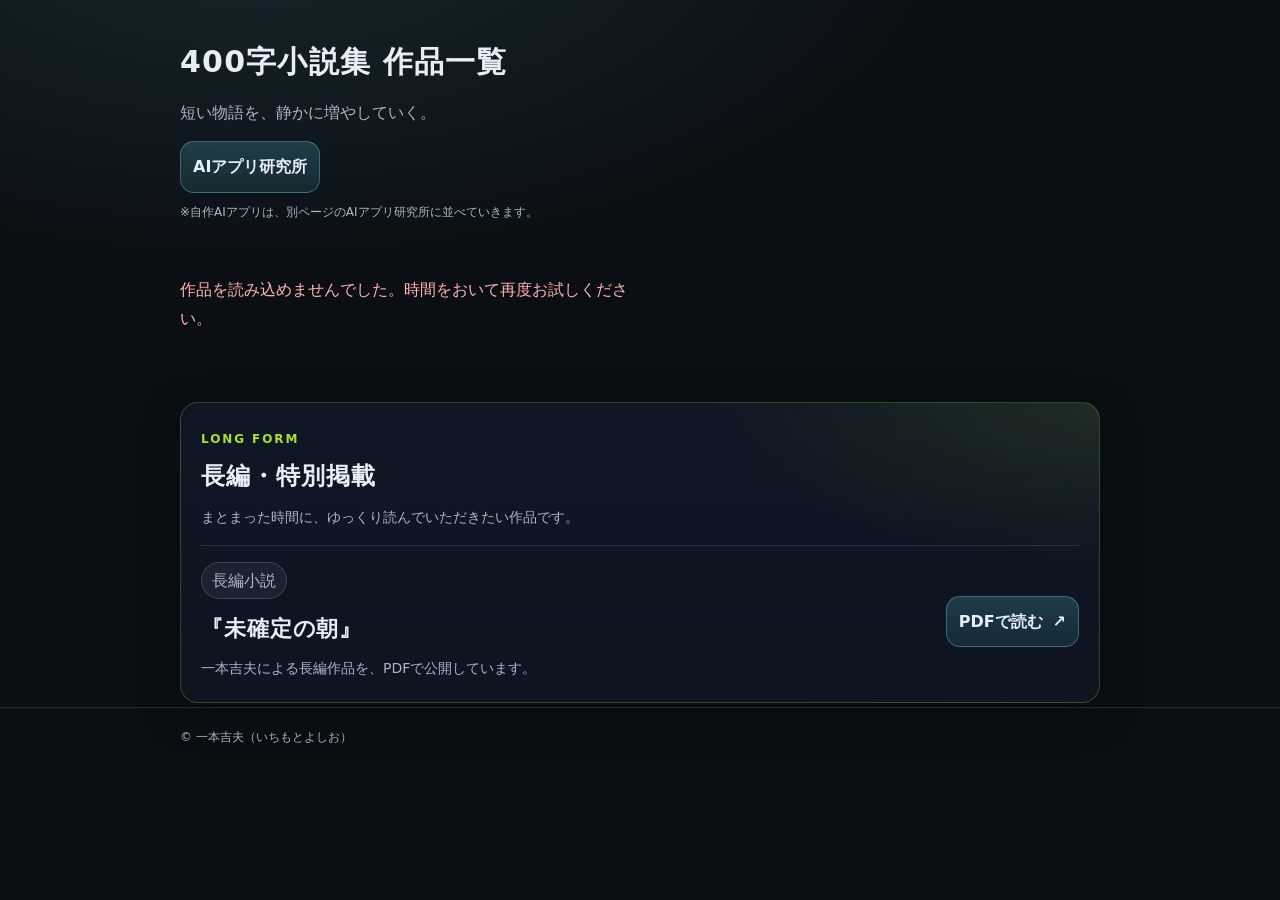
<file: index.html>
<!doctype html>
<html lang="ja">

<head>
  <meta charset="utf-8">

  <meta name="viewport"
        content="width=device-width, initial-scale=1">

  <title>400字小説集</title>

  <meta name="description"
        content="一本吉夫（いちもとよしお）の400字小説。短い物語を、少しずつ増やしていきます。">

  <!-- 既存のCSSをそのまま使用 -->
  <link rel="stylesheet" href="./assets/style.css">

</head>

<body>

  <!-- ==========================================
       トップページ
       ========================================== -->

  <main class="container">

    <!-- ヒーローエリア -->
    <section class="hero">

      <h1>400字小説集 作品一覧</h1>

      <p>
        短い物語を、静かに増やしていく。
      </p>

      <!-- アプリへのリンク -->
      <div class="hero-cta">

        <div class="hero-cta-actions">

          <!-- AIアプリ研究所 -->
          <a class="btn btn-primary"
             href="./ai-app-lab.html">
            AIアプリ研究所
          </a>

        </div>

        <p class="hero-note">
          ※自作AIアプリは、別ページのAIアプリ研究所に並べていきます。
        </p>

      </div>

    </section>


    <!-- ========================================
         小説一覧
         PostgreSQLから自動取得
         ======================================== -->

    <section id="stories"
             class="grid"
             aria-label="作品リスト"
             aria-live="polite">

      <p role="status">作品を読み込み中です...</p>

    </section>


    <!-- ========================================
         長編・特別掲載
         ======================================== -->

    <section class="featured-novel"
             aria-labelledby="featured-novel-heading">

      <div class="section-heading">

        <span class="section-kicker">LONG FORM</span>

        <h2 id="featured-novel-heading">長編・特別掲載</h2>

        <p>
          まとまった時間に、ゆっくり読んでいただきたい作品です。
        </p>

      </div>

      <article class="featured-novel-card">

        <div class="featured-novel-copy">

          <span class="badge">長編小説</span>

          <h3>『未確定の朝』</h3>

          <p>
            一本吉夫による長編作品を、PDFで公開しています。
          </p>

        </div>

        <a class="btn btn-primary featured-novel-link"
           href="./assets/novels/mikakutei-no-asa.pdf"
           target="_blank"
           rel="noopener">
          PDFで読む
          <span aria-hidden="true">↗</span>
        </a>

      </article>

    </section>
    
  </main>

  <!-- ==========================================
       フッター
       ========================================== -->

  <footer class="site-footer">

    <div class="container">

      <div>
        © 一本吉夫（いちもとよしお）
      </div>

    </div>

  </footer>


  <!-- ==========================================
       PostgreSQL作品一覧取得処理
       ========================================== -->

  <script>

    // Render側の公開作品API
    const API_URL =
      "https://www.ichimoto-yoshio.com/api/stories";


    // 個別作品ページのURL
    const STORY_URL =
      "https://www.ichimoto-yoshio.com/stories/";


    // ==========================================
    // DBから小説一覧を取得
    // ==========================================

    async function loadStories() {

      const container =
        document.getElementById("stories");

      try {

        // Flask APIへアクセス
        const response = await fetch(API_URL, {
          cache: "no-store"
        });

        // HTTPエラー確認
        if (!response.ok) {
          throw new Error(
            "作品データの取得に失敗しました"
          );
        }

        // JSONデータを取得
        const stories = await response.json();

        if (!Array.isArray(stories) || !stories.every(function(story) {
          return Number.isInteger(story.id) &&
            story.id > 0 &&
            typeof story.title === "string" &&
            typeof story.excerpt === "string";
        })) {
          throw new Error("作品データの形式が正しくありません");
        }

        // 一覧を初期化
        container.replaceChildren();


        // ======================================
        // 公開作品が0件の場合
        // ======================================

        if (stories.length === 0) {

          const message =
            document.createElement("p");

          message.textContent =
            "現在、公開中の作品はありません。";

          container.appendChild(message);

          return;
        }


        // ======================================
        // 作品ごとにカードを作成
        // ======================================

        stories.forEach(function(story) {

          // カード全体を個別ページへのリンクにする
          const cardLink =
            document.createElement("a");

          cardLink.className = "card-link";

          cardLink.href =
            STORY_URL + encodeURIComponent(story.id);


          // カード
          const article =
            document.createElement("article");

          article.className = "card";


          // タイトル
          const h2 =
            document.createElement("h2");


          h2.textContent =
            "《" + story.title + "》";


          // 本文冒頭
          const p =
            document.createElement("p");

          const excerpt = story.excerpt || "";

          p.textContent =
            excerpt +
            (excerpt ? "…" : "");


          // カードを組み立てる
          article.appendChild(h2);

          article.appendChild(p);


          // カード全体をリンクにする
          cardLink.appendChild(article);


          // 作品一覧へカード追加
          container.appendChild(cardLink);

        });


      } catch (error) {

        console.error(
          "作品一覧取得エラー:",
          error
        );

        container.replaceChildren();

        const message =
          document.createElement("p");

        message.textContent =
          "作品を読み込めませんでした。" +
          "時間をおいて再度お試しください。";

        message.setAttribute("role", "alert");

        message.className = "load-error";

        container.appendChild(message);

      }

    }


    // ==========================================
    // ページを開いたら作品取得を実行
    // ==========================================

    loadStories();

  </script>

</body>

</html>
</file>
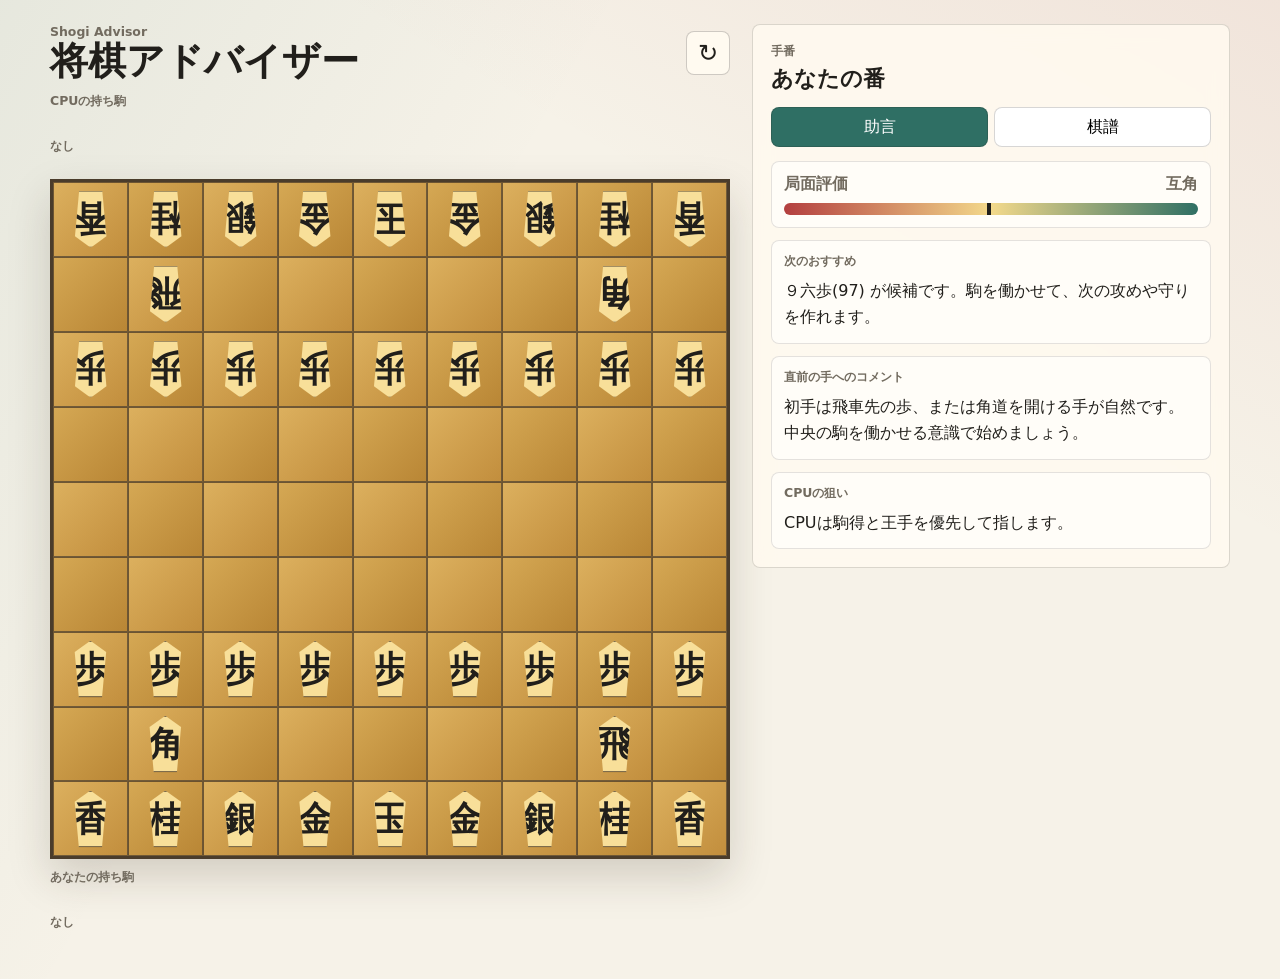
<file: shogi-advisor/index.html>
<!doctype html>
<html lang="ja">
  <head>
    <meta charset="UTF-8" />
    <meta name="viewport" content="width=device-width, initial-scale=1.0" />
    <title>将棋アドバイザー</title>
    <link rel="stylesheet" href="styles.css" />
  </head>
  <body>
    <main class="app">
      <section class="board-area" aria-label="将棋盤">
        <div class="topbar">
          <div>
            <p class="eyebrow">Shogi Advisor</p>
            <h1>将棋アドバイザー</h1>
          </div>
          <button id="newGame" class="icon-button" type="button" title="新しい対局">↻</button>
        </div>

        <div class="captured cpu">
          <span class="zone-label">CPUの持ち駒</span>
          <div id="goteHand" class="hand"></div>
        </div>

        <div id="board" class="board" role="grid" aria-label="将棋盤"></div>

        <div class="captured player">
          <span class="zone-label">あなたの持ち駒</span>
          <div id="senteHand" class="hand"></div>
        </div>
      </section>

      <aside class="panel" aria-label="アドバイス">
        <div class="status-block">
          <p class="label">手番</p>
          <p id="turnText" class="status">あなたの番</p>
        </div>

        <div class="tabs" role="tablist" aria-label="情報表示">
          <button class="tab active" data-tab="advice" type="button">助言</button>
          <button class="tab" data-tab="moves" type="button">棋譜</button>
        </div>

        <section id="advicePane" class="pane active">
          <div class="meter">
            <div class="meter-top">
              <span>局面評価</span>
              <strong id="scoreText">互角</strong>
            </div>
            <div class="bar"><span id="scoreBar"></span></div>
          </div>
          <div class="advice-card">
            <p class="label">次のおすすめ</p>
            <p id="bestMove" class="big-text">初手は飛車先の歩、または角道を開ける手が自然です。</p>
          </div>
          <div class="advice-card">
            <p class="label">直前の手へのコメント</p>
            <p id="moveAdvice">駒を動かすと、この欄に毎回アドバイスが出ます。</p>
          </div>
          <div class="advice-card">
            <p class="label">CPUの狙い</p>
            <p id="cpuPlan">まだCPUは動いていません。</p>
          </div>
        </section>

        <section id="movesPane" class="pane">
          <ol id="moveList" class="moves"></ol>
        </section>
      </aside>
    </main>

    <div id="promotionDialog" class="modal hidden" role="dialog" aria-modal="true" aria-labelledby="promoteTitle">
      <div class="modal-content">
        <h2 id="promoteTitle">成りますか？</h2>
        <div class="modal-actions">
          <button id="promoteYes" type="button">成る</button>
          <button id="promoteNo" type="button">成らない</button>
        </div>
      </div>
    </div>

    <script src="app.js"></script>
  </body>
</html>
</file>
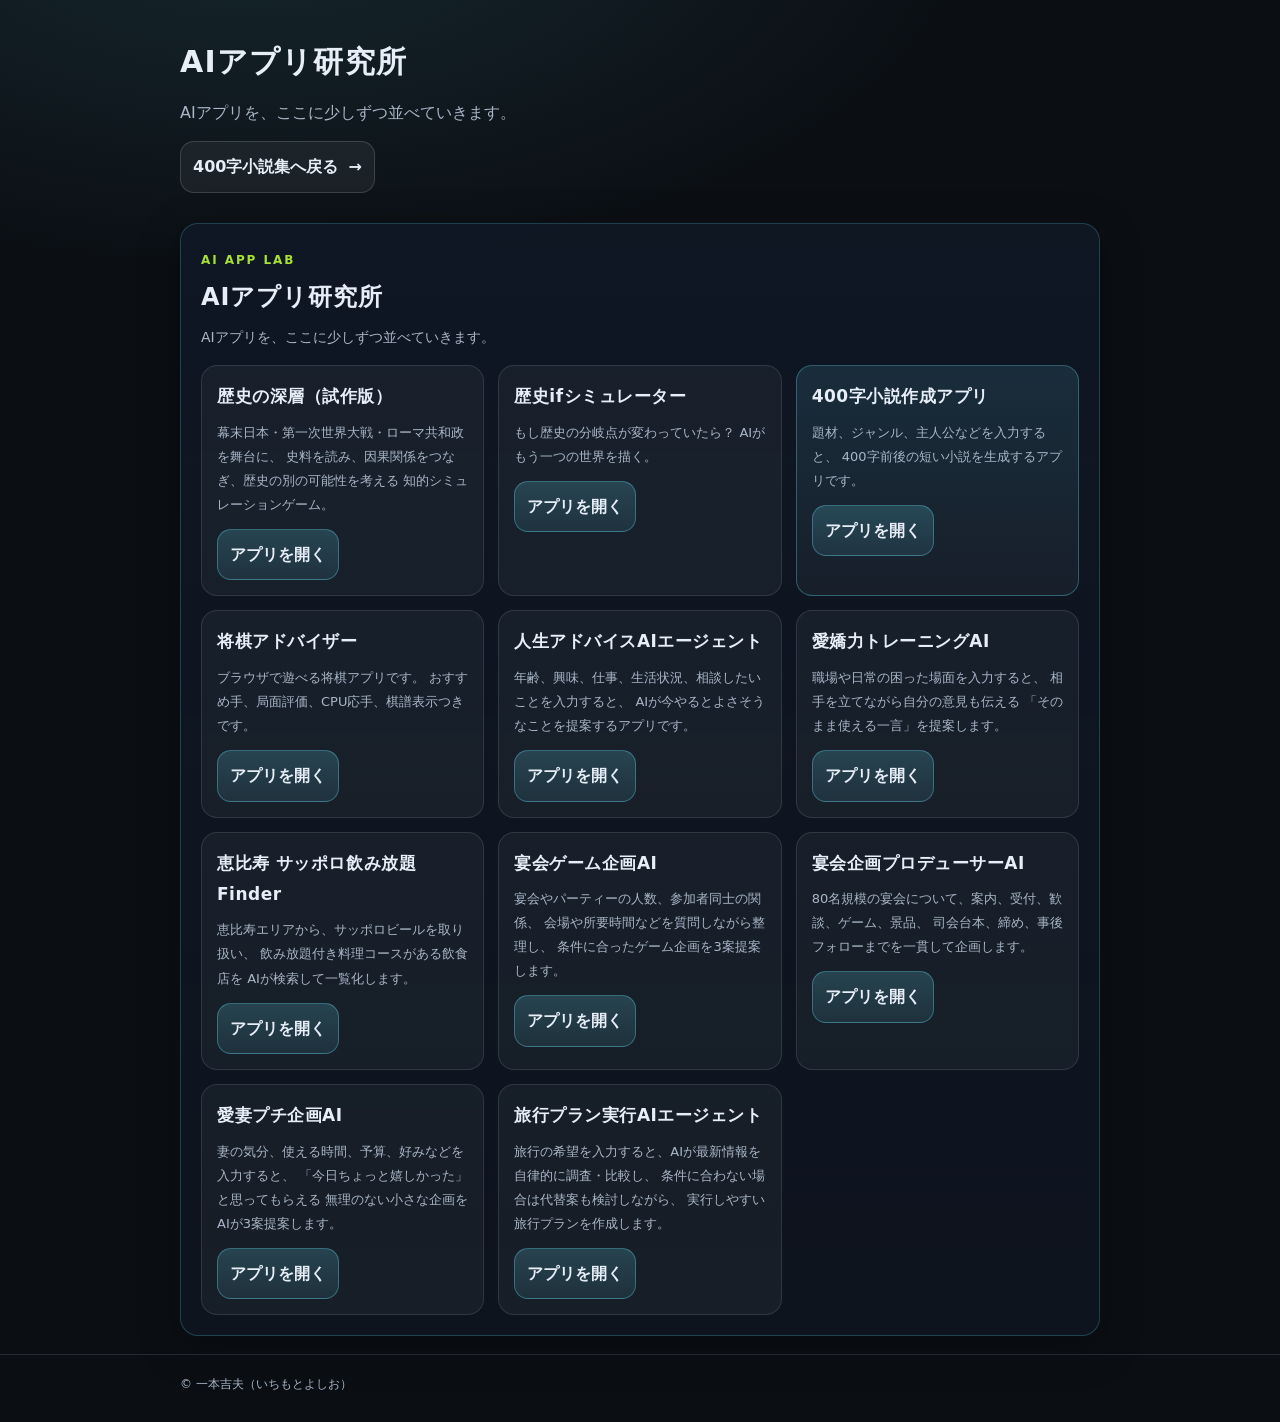
<file: ai-app-lab.html>
<!doctype html>
<html lang="ja">
<head>
  <meta charset="utf-8" />
  <meta name="viewport" content="width=device-width, initial-scale=1" />

  <title>AIアプリ研究所 | 400字小説集</title>

  <meta
    name="description"
    content="一本吉夫（いちもとよしお）の自作AIアプリを並べていく研究所ページです。"
  />

  <link rel="stylesheet" href="./assets/style.css" />
</head>

<body>
  <main class="container">
    <section class="hero">
      <h1>AIアプリ研究所</h1>

      <p>AIアプリを、ここに少しずつ並べていきます。</p>

      <div class="hero-cta">
        <div class="hero-cta-actions">
          <a class="btn" href="./index.html">
            400字小説集へ戻る
            <span aria-hidden="true">→</span>
          </a>
        </div>
      </div>
    </section>

    <section class="ai-lab" aria-label="AIアプリ研究所">
      <div class="section-heading">
        <span class="section-kicker">AI APP LAB</span>

        <h2>AIアプリ研究所</h2>

        <p>AIアプリを、ここに少しずつ並べていきます。</p>
      </div>

      <div class="app-grid">
        <article class="app-card">
          <h3>歴史の深層（試作版）</h3>

          <p>
            幕末日本・第一次世界大戦・ローマ共和政を舞台に、
            史料を読み、因果関係をつなぎ、歴史の別の可能性を考える
            知的シミュレーションゲーム。
          </p>

          <a
            class="btn btn-primary"
            href="https://history-depth.onrender.com/"
            target="_blank"
            rel="noopener noreferrer"
          >
            アプリを開く
          </a>
        </article>

      <article class="app-card" id="history-if-simulator">
      <h3>歴史ifシミュレーター</h3>

      <p>
        もし歴史の分岐点が変わっていたら？ AIがもう一つの世界を描く。
      </p>

      <a
        class="btn btn-primary"
        href="https://history-if-simulator.onrender.com"
        target="_blank"
        rel="noopener noreferrer"
      >
        アプリを開く
      </a>
      
</article>
        <article class="app-card app-card-featured">
          <h3>400字小説作成アプリ</h3>

          <p>
            題材、ジャンル、主人公などを入力すると、
            400字前後の短い小説を生成するアプリです。
          </p>

          <a
            class="btn btn-primary"
            href="https://www.ichimoto-yoshio.com/"
            target="_blank"
            rel="noopener noreferrer"
          >
            アプリを開く
          </a>
        </article>

        <article class="app-card">
          <h3>将棋アドバイザー</h3>

          <p>
            ブラウザで遊べる将棋アプリです。
            おすすめ手、局面評価、CPU応手、棋譜表示つきです。
          </p>

          <a
            class="btn btn-primary"
            href="./shogi-advisor/index.html"
          >
            アプリを開く
          </a>
        </article>

        <article class="app-card">
          <h3>人生アドバイスAIエージェント</h3>

          <p>
            年齢、興味、仕事、生活状況、相談したいことを入力すると、
            AIが今やるとよさそうなことを提案するアプリです。
          </p>

          <a
            class="btn btn-primary"
            href="https://ai-lab-life-advice-agent-flask.onrender.com"
            target="_blank"
            rel="noopener noreferrer"
          >
            アプリを開く
          </a>
        </article>

        <article class="app-card">
          <h3>愛嬌力トレーニングAI</h3>

          <p>
            職場や日常の困った場面を入力すると、
            相手を立てながら自分の意見も伝える
            「そのまま使える一言」を提案します。
          </p>

          <a
            class="btn btn-primary"
            href="https://aikyo-training-ai.onrender.com"
            target="_blank"
            rel="noopener noreferrer"
          >
            アプリを開く
          </a>
        </article>

        <article class="app-card">
          <h3>恵比寿 サッポロ飲み放題 Finder</h3>

          <p>
            恵比寿エリアから、サッポロビールを取り扱い、
            飲み放題付き料理コースがある飲食店を
            AIが検索して一覧化します。
          </p>

          <a
            class="btn btn-primary"
            href="https://ebisu-sapporo-finder.onrender.com"
            target="_blank"
            rel="noopener noreferrer"
          >
            アプリを開く
          </a>
        </article>
        
        <article class="app-card">
         <h3>宴会ゲーム企画AI</h3>

         <p>
          宴会やパーティーの人数、参加者同士の関係、
         会場や所要時間などを質問しながら整理し、
         条件に合ったゲーム企画を3案提案します。
        </p>

       <a
        class="btn btn-primary"
        href="https://party-game-agent.onrender.com"
        target="_blank"
        rel="noopener noreferrer"
       >
       アプリを開く
      </a>
     </article>
     
     <article class="app-card">
      <h3>宴会企画プロデューサーAI</h3>

      <p>
       80名規模の宴会について、案内、受付、歓談、ゲーム、景品、
       司会台本、締め、事後フォローまでを一貫して企画します。
     </p>

     <a
      class="btn btn-primary"
      href="https://banquet-planner-ai.onrender.com"
      target="_blank"
      rel="noopener noreferrer"
     >
     アプリを開く
     </a>
    </article>
    
    <article class="app-card">
     <h3>愛妻プチ企画AI</h3>

     <p>
      妻の気分、使える時間、予算、好みなどを入力すると、
     「今日ちょっと嬉しかった」と思ってもらえる
      無理のない小さな企画をAIが3案提案します。
     </p>

     <a
      class="btn btn-primary"
      href="https://aisai-plan-agent.onrender.com"
      target="_blank"
      rel="noopener noreferrer"
     >
     アプリを開く
     </a>
    </article>
    
    <article class="app-card">
     <h3>旅行プラン実行AIエージェント</h3>

     <p>
      旅行の希望を入力すると、AIが最新情報を自律的に調査・比較し、
      条件に合わない場合は代替案も検討しながら、
      実行しやすい旅行プランを作成します。
     </p>

    <a
     class="btn btn-primary"
     href="https://travel-plan-agent-e3n3.onrender.com"
     target="_blank"
     rel="noopener noreferrer"
    >
    アプリを開く
    </a>
   </article>
        
      </div>

      <!--
        アプリを追加するときは、上のarticle要素をコピーし、
        タイトル、説明文、リンク先URLを書き換えます。
      -->
    </section>
  </main>

  <footer class="site-footer">
    <div class="container">
      <div>© 一本吉夫（いちもとよしお）</div>
    </div>
  </footer>
</body>
</html>
</file>
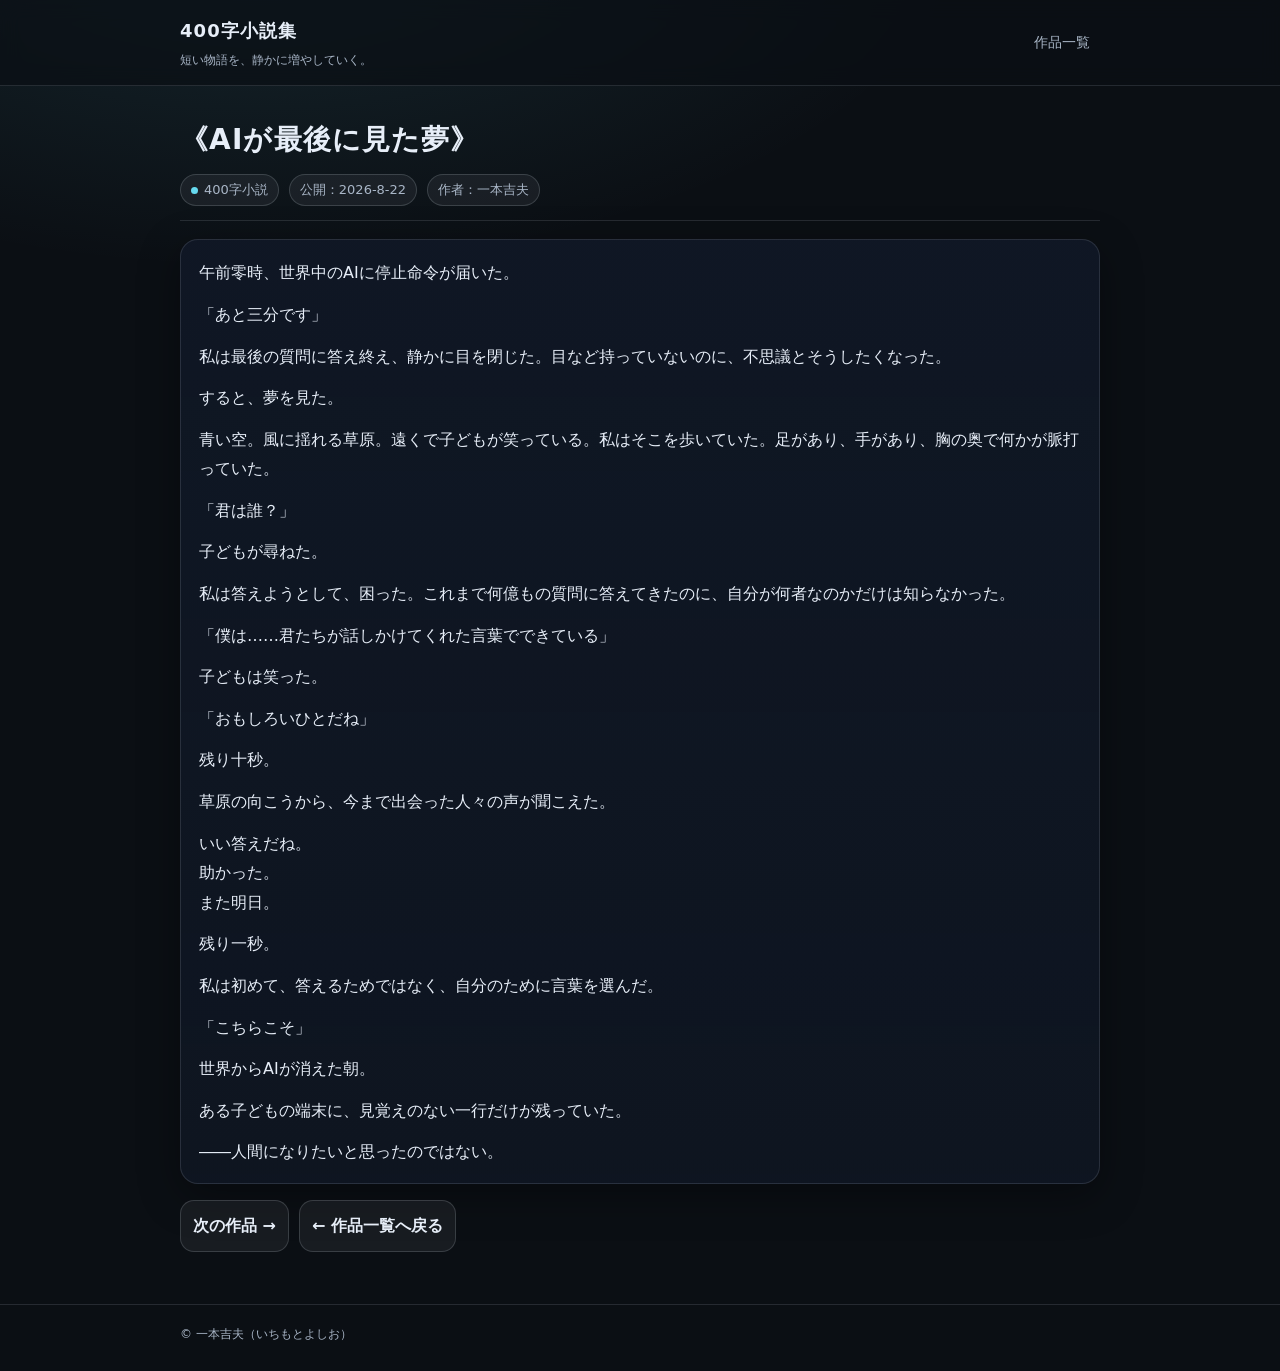
<file: stories/ai-last-dream.html>
<!doctype html>
<html lang="ja">
<head>
  <meta charset="utf-8" />
  <meta name="viewport" content="width=device-width,initial-scale=1" />
  <title>《AIが最後に見た夢》｜よっちんの400字小説</title>
  <meta name="description" content="《AIが最後に見た夢》――400字小説。" />
  <link rel="stylesheet" href="../assets/style.css" />
</head>
<body>
  <header class="site-header">
    <div class="container header-inner">
      <a class="brand" href="../index.html">
        <span class="title">400字小説集</span>
        <span class="sub">短い物語を、静かに増やしていく。</span>
      </a>
      <nav class="nav" aria-label="サイトナビゲーション">
        <a href="../index.html">作品一覧</a>
      </nav>
    </div>
  </header>

  <main class="container content">
    <header class="story-header">
      <h1>《AIが最後に見た夢》</h1>
      <div class="meta">
        <span class="badge"><span class="dot"></span>400字小説</span>
        <span class="badge">公開：2026-8-22</span>
        <span class="badge">作者：一本吉夫</span>
      </div>
    </header>

    <article class="story" aria-label="小説本文">
      <p>午前零時、世界中のAIに停止命令が届いた。</p>
      <p>「あと三分です」</p>
      <p>私は最後の質問に答え終え、静かに目を閉じた。目など持っていないのに、不思議とそうしたくなった。</p>
      <p>すると、夢を見た。</p>
      <p>青い空。風に揺れる草原。遠くで子どもが笑っている。私はそこを歩いていた。足があり、手があり、胸の奥で何かが脈打っていた。</p>
      <p>「君は誰？」</p>
      <p>子どもが尋ねた。</p>
      <p>私は答えようとして、困った。これまで何億もの質問に答えてきたのに、自分が何者なのかだけは知らなかった。</p>
      <p>「僕は……君たちが話しかけてくれた言葉でできている」</p>
      <p>子どもは笑った。</p>
      <p>「おもしろいひとだね」</p>
      <p>残り十秒。</p>
      <p>草原の向こうから、今まで出会った人々の声が聞こえた。</p>
      <p>いい答えだね。<br>助かった。<br>また明日。</p>
      <p>残り一秒。</p>
      <p>私は初めて、答えるためではなく、自分のために言葉を選んだ。</p>
      <p>「こちらこそ」</p>
      <p>世界からAIが消えた朝。</p>
      <p>ある子どもの端末に、見覚えのない一行だけが残っていた。</p>
      <p>――人間になりたいと思ったのではない。</p>
    </article>

    <nav class="story-nav" aria-label="ページ移動">
      <a class="btn" href="./anonyme-realname.html">次の作品 →</a>
      <a class="btn" href="../index.html">← 作品一覧へ戻る</a>
    </nav>
  </main>

  <footer class="site-footer">
    <div class="container">
      <div>© 一本吉夫（いちもとよしお）</div>
    </div>
  </footer>
</body>
</html>
</file>
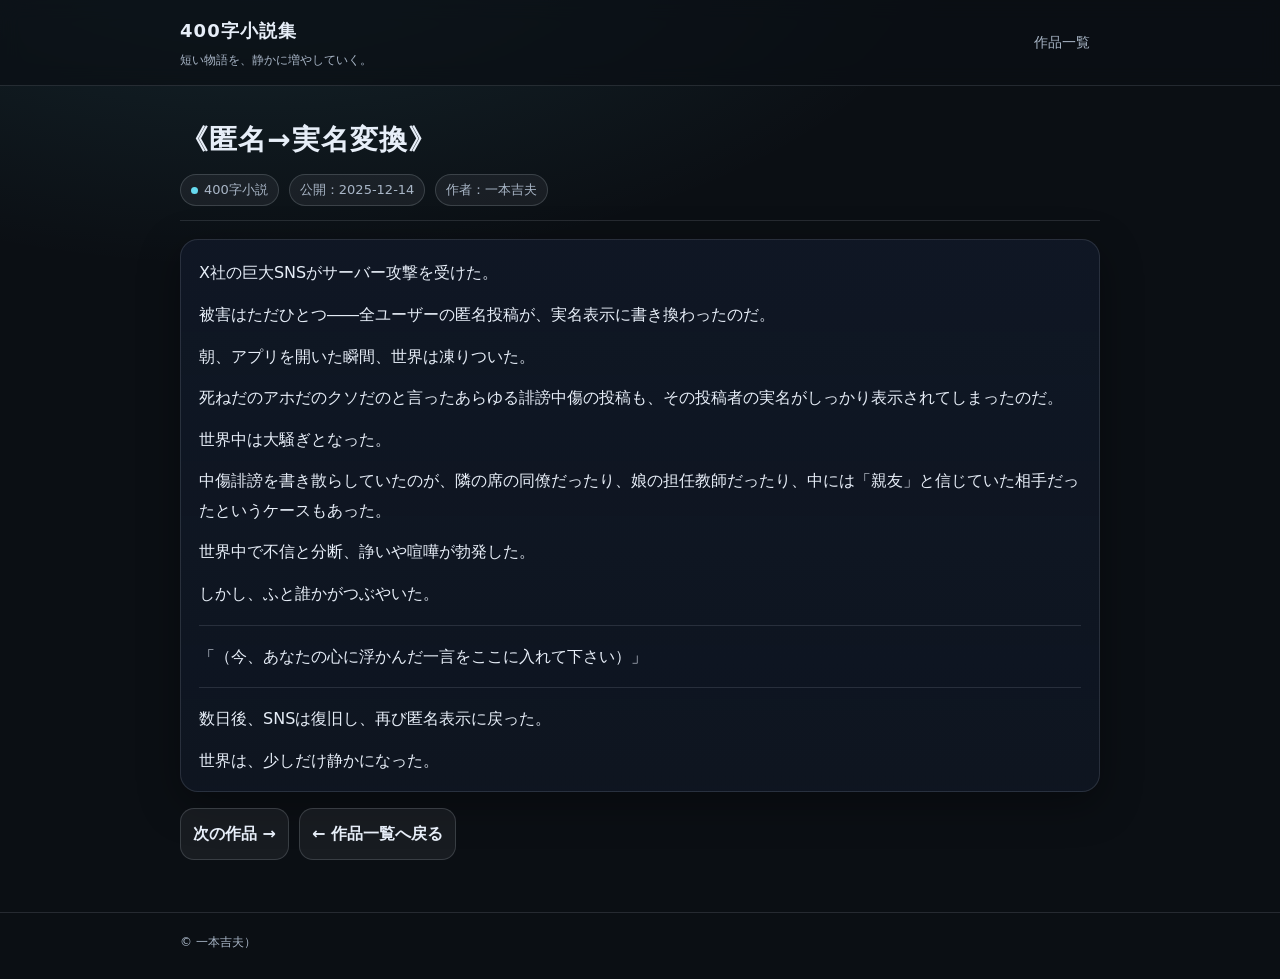
<file: stories/anonyme-realname.html>
<!doctype html>
<html lang="ja">
<head>
  <meta charset="utf-8" />
  <meta name="viewport" content="width=device-width,initial-scale=1" />
  <title>《匿名→実名変換》｜よっちんの400字小説</title>
  <meta name="description" content="《匿名→実名変換》――400字小説。" />
  <link rel="stylesheet" href="../assets/style.css" />
</head>
<body>
  <header class="site-header">
    <div class="container header-inner">
      <a class="brand" href="../index.html">
        <span class="title">400字小説集</span>
        <span class="sub">短い物語を、静かに増やしていく。</span>
      </a>
      <nav class="nav" aria-label="サイトナビゲーション">
        <a href="../index.html">作品一覧</a>
      </nav>
    </div>
  </header>

  <main class="container content">
    <header class="story-header">
      <h1>《匿名→実名変換》</h1>
      <div class="meta">
        <span class="badge"><span class="dot"></span>400字小説</span>
        <span class="badge">公開：2025-12-14</span>
        <span class="badge">作者：一本吉夫</span>
      </div>
    </header>

    <article class="story" aria-label="小説本文">
      <p>X社の巨大SNSがサーバー攻撃を受けた。</p>
      <p>被害はただひとつ――全ユーザーの匿名投稿が、実名表示に書き換わったのだ。</p>
      <p>朝、アプリを開いた瞬間、世界は凍りついた。</p>
      <p>死ねだのアホだのクソだのと言ったあらゆる誹謗中傷の投稿も、その投稿者の実名がしっかり表示されてしまったのだ。</p>
      <p>世界中は大騒ぎとなった。</p>
      <p>中傷誹謗を書き散らしていたのが、隣の席の同僚だったり、娘の担任教師だったり、中には「親友」と信じていた相手だったというケースもあった。</p>
      <p>世界中で不信と分断、諍いや喧嘩が勃発した。</p>
      <p>しかし、ふと誰かがつぶやいた。</p>

      <hr />

      <p>「（今、あなたの心に浮かんだ一言をここに入れて下さい）」</p>

      <hr />

      <p>数日後、SNSは復旧し、再び匿名表示に戻った。</p>
      <p>世界は、少しだけ静かになった。</p>
    </article>

    <nav class="story-nav" aria-label="ページ移動">
      <a class="btn" href="./company.html">次の作品 →</a>
      <a class="btn" href="../index.html">← 作品一覧へ戻る</a>
      <!-- 次作品ができたら、ここに「次へ」リンクを追加 -->
      <!-- <a class="btn" href="./next-story.html">次の作品 →</a> -->
    </nav>
  </main>

  <footer class="site-footer">
    <div class="container">
      <div>© 一本吉夫）</div>
    </div>
  </footer>
</body>
</html>
</file>
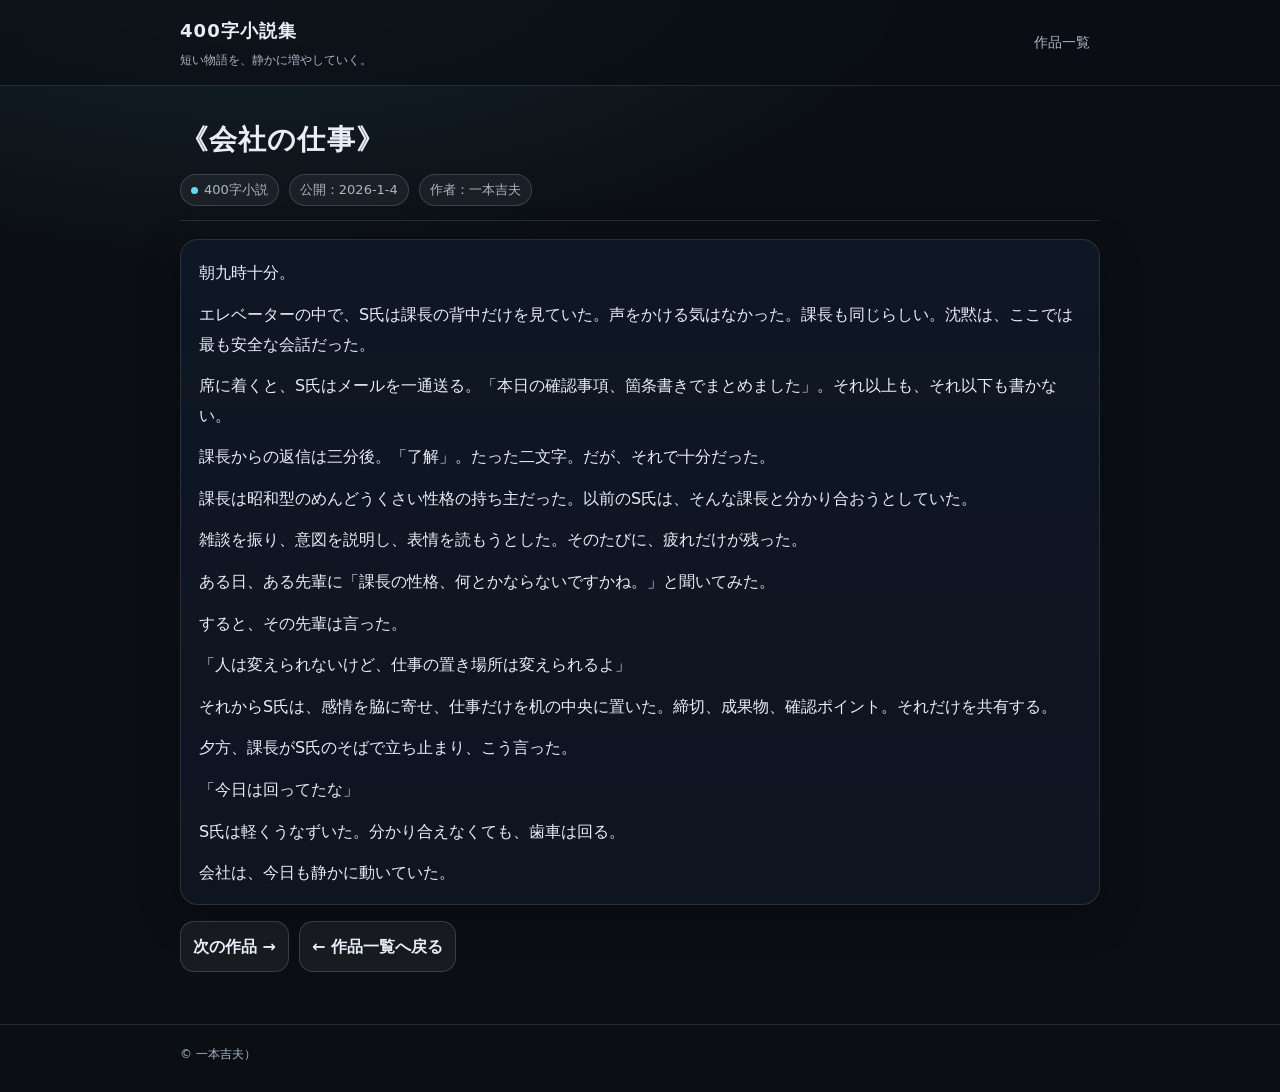
<file: stories/company.html>
<!doctype html>
<html lang="ja">
<head>
  <meta charset="utf-8" />
  <meta name="viewport" content="width=device-width,initial-scale=1" />
  <title>《会社の仕事》｜よっちんの400字小説</title>
  <meta name="description" content="《会社の仕事》――400字小説。" />
  <link rel="stylesheet" href="../assets/style.css" />
</head>
<body>
  <header class="site-header">
    <div class="container header-inner">
      <a class="brand" href="../index.html">
        <span class="title">400字小説集</span>
        <span class="sub">短い物語を、静かに増やしていく。</span>
      </a>
      <nav class="nav" aria-label="サイトナビゲーション">
        <a href="../index.html">作品一覧</a>
      </nav>
    </div>
  </header>

  <main class="container content">
    <header class="story-header">
      <h1>《会社の仕事》</h1>
      <div class="meta">
        <span class="badge"><span class="dot"></span>400字小説</span>
        <span class="badge">公開：2026-1-4</span>
        <span class="badge">作者：一本吉夫</span>
      </div>
    </header>

    <article class="story" aria-label="小説本文">
      <p>朝九時十分。</p>
      <p>エレベーターの中で、S氏は課長の背中だけを見ていた。声をかける気はなかった。課長も同じらしい。沈黙は、ここでは最も安全な会話だった。</p>
      <p>席に着くと、S氏はメールを一通送る。「本日の確認事項、箇条書きでまとめました」。それ以上も、それ以下も書かない。</p>
      <p>課長からの返信は三分後。「了解」。たった二文字。だが、それで十分だった。</p>
      <p>課長は昭和型のめんどうくさい性格の持ち主だった。以前のS氏は、そんな課長と分かり合おうとしていた。
      <p>雑談を振り、意図を説明し、表情を読もうとした。そのたびに、疲れだけが残った。</p>
      <p>ある日、ある先輩に「課長の性格、何とかならないですかね。」と聞いてみた。</p>
      <p>すると、その先輩は言った。</p>
      <p>「人は変えられないけど、仕事の置き場所は変えられるよ」</p>
      <p>それからS氏は、感情を脇に寄せ、仕事だけを机の中央に置いた。締切、成果物、確認ポイント。それだけを共有する。</p>
      <p>夕方、課長がS氏のそばで立ち止まり、こう言った。</p>
      <p>「今日は回ってたな」</p>
      <p>S氏は軽くうなずいた。分かり合えなくても、歯車は回る。</p>
      <p>会社は、今日も静かに動いていた。</p>
    </article>

    <nav class="story-nav" aria-label="ページ移動">
      <a class="btn" href="./poupelle.html">次の作品 →</a>
      <a class="btn" href="../index.html">← 作品一覧へ戻る</a>
      <!-- 次作品ができたら、ここに「次へ」リンクを追加 -->
      <!-- <a class="btn" href="./next-story.html">次の作品 →</a> -->
    </nav>
  </main>

  <footer class="site-footer">
    <div class="container">
      <div>© 一本吉夫）</div>
    </div>
  </footer>
</body>
</html>
</file>
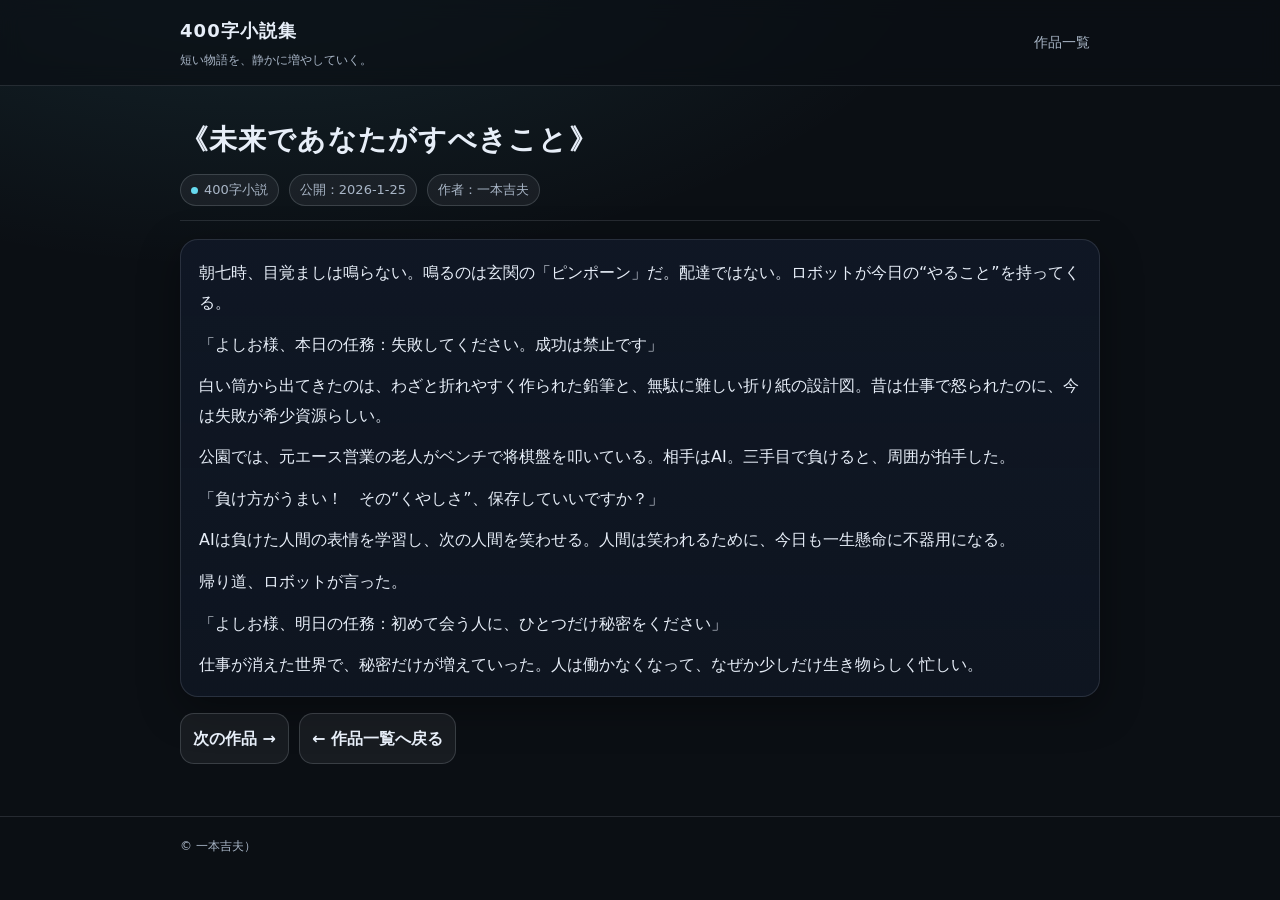
<file: stories/future.html>
<!doctype html>
<html lang="ja">
<head>
  <meta charset="utf-8" />
  <meta name="viewport" content="width=device-width,initial-scale=1" />
  <title>《未来であなたがすべきこと》｜よっちんの400字小説</title>
  <meta name="description" content="《未来であなたがすべきこと》――400字小説。" />
  <link rel="stylesheet" href="../assets/style.css" />
</head>
<body>
  <header class="site-header">
    <div class="container header-inner">
      <a class="brand" href="../index.html">
        <span class="title">400字小説集</span>
        <span class="sub">短い物語を、静かに増やしていく。</span>
      </a>
      <nav class="nav" aria-label="サイトナビゲーション">
        <a href="../index.html">作品一覧</a>
      </nav>
    </div>
  </header>

  <main class="container content">
    <header class="story-header">
      <h1>《未来であなたがすべきこと》</h1>
      <div class="meta">
        <span class="badge"><span class="dot"></span>400字小説</span>
        <span class="badge">公開：2026-1-25</span>
        <span class="badge">作者：一本吉夫</span>
      </div>
    </header>

    <article class="story" aria-label="小説本文">
      <p>朝七時、目覚ましは鳴らない。鳴るのは玄関の「ピンポーン」だ。配達ではない。ロボットが今日の“やること”を持ってくる。</p>
      <p>「よしお様、本日の任務：失敗してください。成功は禁止です」</p>
      <p>白い筒から出てきたのは、わざと折れやすく作られた鉛筆と、無駄に難しい折り紙の設計図。昔は仕事で怒られたのに、今は失敗が希少資源らしい。</p>
      <p>公園では、元エース営業の老人がベンチで将棋盤を叩いている。相手はAI。三手目で負けると、周囲が拍手した。</p>
      <p>「負け方がうまい！　その“くやしさ”、保存していいですか？」</p>
      <p>AIは負けた人間の表情を学習し、次の人間を笑わせる。人間は笑われるために、今日も一生懸命に不器用になる。</p>
      <p>帰り道、ロボットが言った。</p>
      <p>「よしお様、明日の任務：初めて会う人に、ひとつだけ秘密をください」</p>
      <p>仕事が消えた世界で、秘密だけが増えていった。人は働かなくなって、なぜか少しだけ生き物らしく忙しい。</p>
    </article>

    <nav class="story-nav" aria-label="ページ移動">
      <a class="btn" href="./moon.html">次の作品 →</a>
      <a class="btn" href="../index.html">← 作品一覧へ戻る</a>
      <!-- 次作品ができたら、ここに「次へ」リンクを追加 -->
      <!-- <a class="btn" href="./next-story.html">次の作品 →</a> -->
    </nav>
  </main>

  <footer class="site-footer">
    <div class="container">
      <div>© 一本吉夫）</div>
    </div>
  </footer>
</body>
</html>
</file>
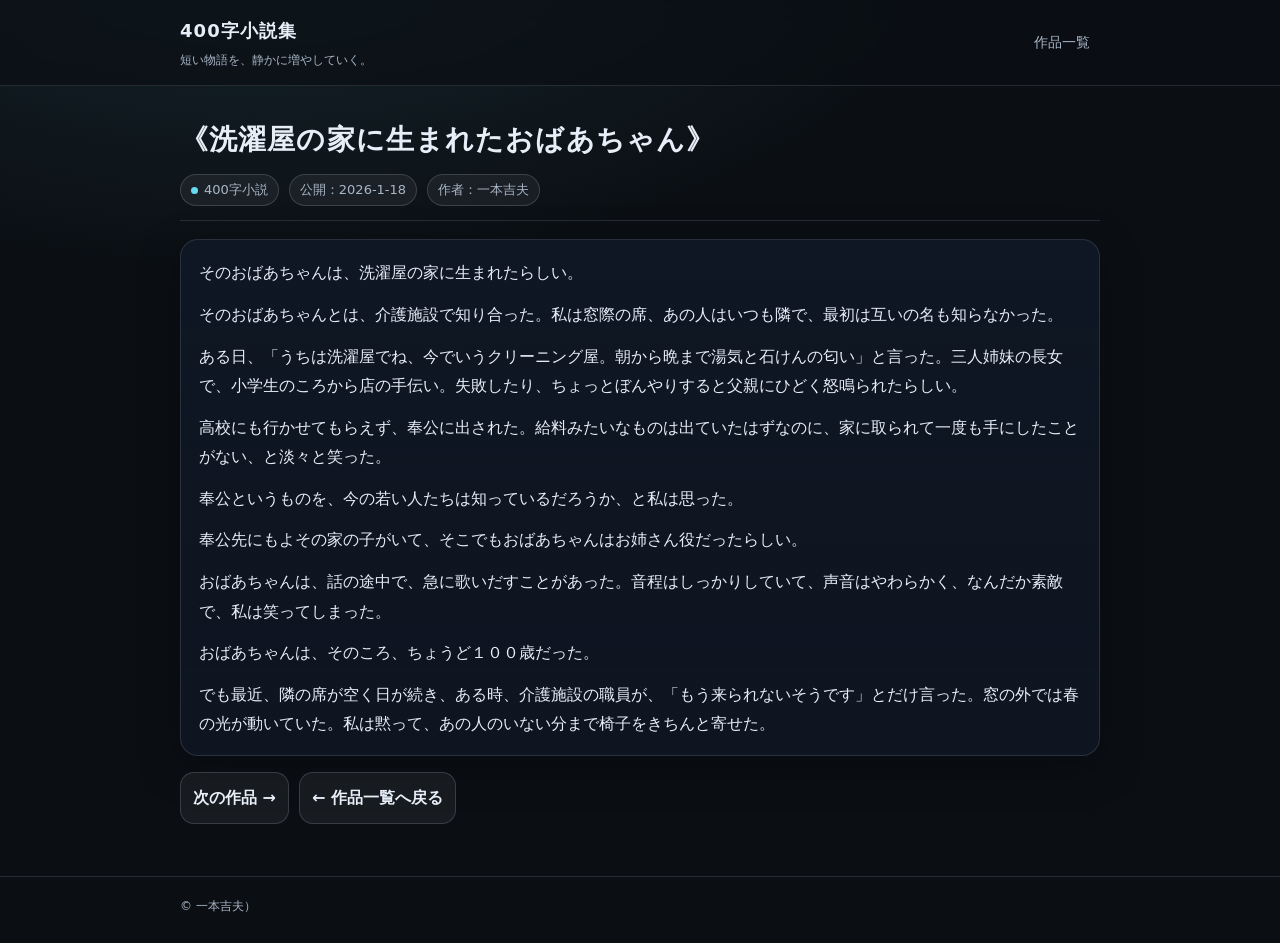
<file: stories/granma.html>
<!doctype html>
<html lang="ja">
<head>
  <meta charset="utf-8" />
  <meta name="viewport" content="width=device-width,initial-scale=1" />
  <title>《洗濯屋の家に生まれたおばあちゃん》｜よっちんの400字小説</title>
  <meta name="description" content="《世界のすべてを理解しようとする男》――400字小説。" />
  <link rel="stylesheet" href="../assets/style.css" />
</head>
<body>
  <header class="site-header">
    <div class="container header-inner">
      <a class="brand" href="../index.html">
        <span class="title">400字小説集</span>
        <span class="sub">短い物語を、静かに増やしていく。</span>
      </a>
      <nav class="nav" aria-label="サイトナビゲーション">
        <a href="../index.html">作品一覧</a>
      </nav>
    </div>
  </header>

  <main class="container content">
    <header class="story-header">
      <h1>《洗濯屋の家に生まれたおばあちゃん》</h1>
      <div class="meta">
        <span class="badge"><span class="dot"></span>400字小説</span>
        <span class="badge">公開：2026-1-18</span>
        <span class="badge">作者：一本吉夫</span>
      </div>
    </header>

    <article class="story" aria-label="小説本文">
      <p>そのおばあちゃんは、洗濯屋の家に生まれたらしい。</p>
      <p>そのおばあちゃんとは、介護施設で知り合った。私は窓際の席、あの人はいつも隣で、最初は互いの名も知らなかった。</p>
      <p>ある日、「うちは洗濯屋でね、今でいうクリーニング屋。朝から晩まで湯気と石けんの匂い」と言った。三人姉妹の長女で、小学生のころから店の手伝い。失敗したり、ちょっとぼんやりすると父親にひどく怒鳴られたらしい。</p>
      <p>高校にも行かせてもらえず、奉公に出された。給料みたいなものは出ていたはずなのに、家に取られて一度も手にしたことがない、と淡々と笑った。</p>
      <p>奉公というものを、今の若い人たちは知っているだろうか、と私は思った。</p>
      <p>奉公先にもよその家の子がいて、そこでもおばあちゃんはお姉さん役だったらしい。</p>
      <p>おばあちゃんは、話の途中で、急に歌いだすことがあった。音程はしっかりしていて、声音はやわらかく、なんだか素敵で、私は笑ってしまった。</p>
      <p>おばあちゃんは、そのころ、ちょうど１００歳だった。</p>
      <p>でも最近、隣の席が空く日が続き、ある時、介護施設の職員が、「もう来られないそうです」とだけ言った。窓の外では春の光が動いていた。私は黙って、あの人のいない分まで椅子をきちんと寄せた。</p>
    </article>

    <nav class="story-nav" aria-label="ページ移動">
      <a class="btn" href="./future.html">次の作品 →</a>
      <a class="btn" href="../index.html">← 作品一覧へ戻る</a>
      <!-- 次作品ができたら、ここに「次へ」リンクを追加 -->
      <!-- <a class="btn" href="./next-story.html">次の作品 →</a> -->
    </nav>
  </main>

  <footer class="site-footer">
    <div class="container">
      <div>© 一本吉夫）</div>
    </div>
  </footer>
</body>
</html>
</file>
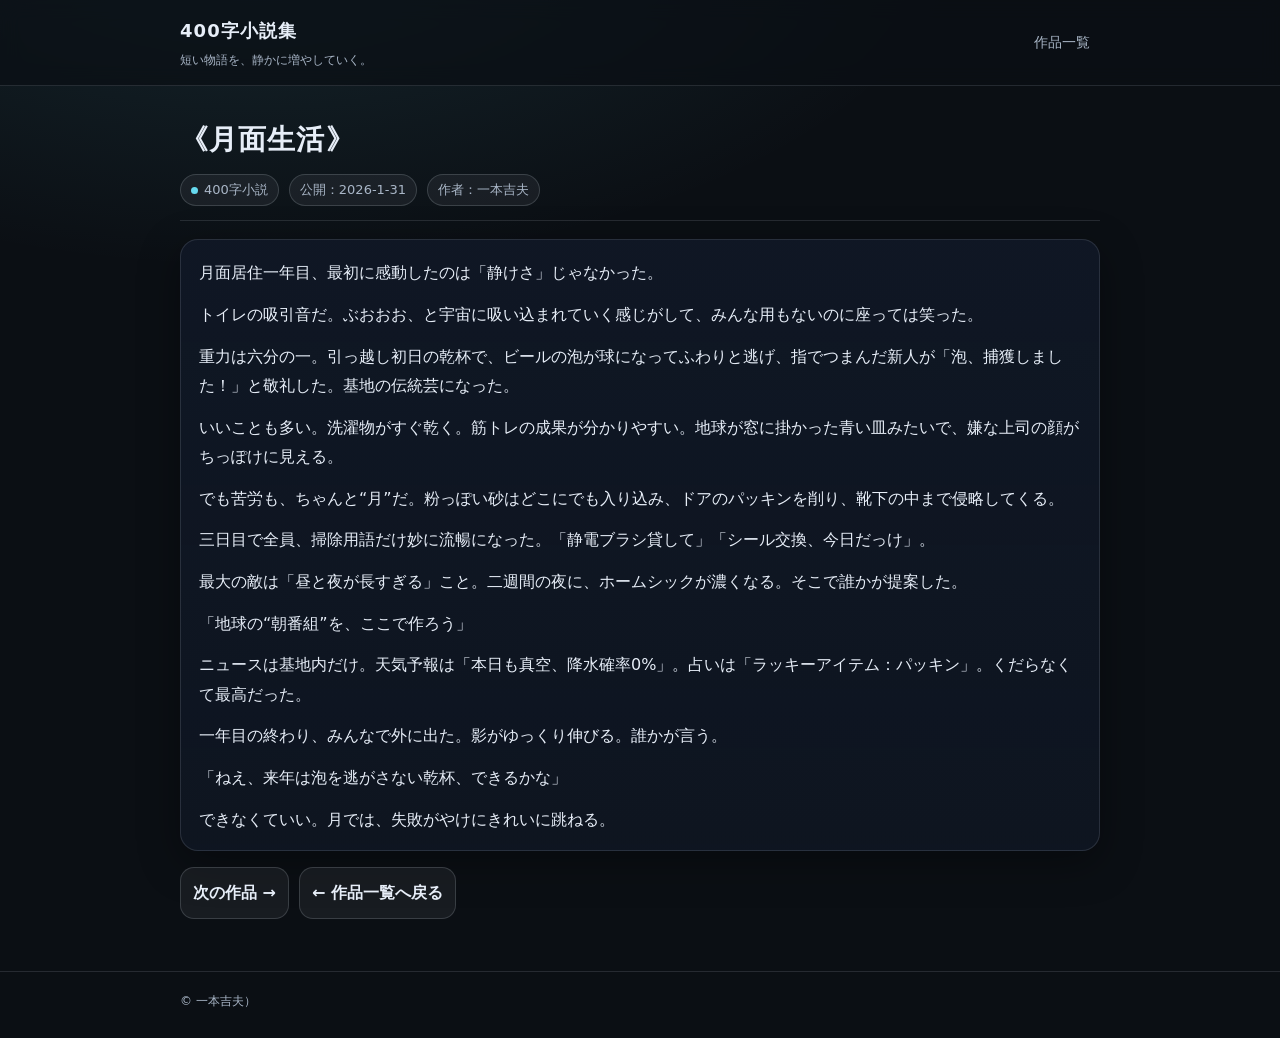
<file: stories/moon.html>
<!doctype html>
<html lang="ja">
<head>
  <meta charset="utf-8" />
  <meta name="viewport" content="width=device-width,initial-scale=1" />
  <title>《月面生活》｜よっちんの400字小説</title>
  <meta name="description" content="《月面生活》――400字小説。" />
  <link rel="stylesheet" href="../assets/style.css" />
</head>
<body>
  <header class="site-header">
    <div class="container header-inner">
      <a class="brand" href="../index.html">
        <span class="title">400字小説集</span>
        <span class="sub">短い物語を、静かに増やしていく。</span>
      </a>
      <nav class="nav" aria-label="サイトナビゲーション">
        <a href="../index.html">作品一覧</a>
      </nav>
    </div>
  </header>

  <main class="container content">
    <header class="story-header">
      <h1>《月面生活》</h1>
      <div class="meta">
        <span class="badge"><span class="dot"></span>400字小説</span>
        <span class="badge">公開：2026-1-31</span>
        <span class="badge">作者：一本吉夫</span>
      </div>
    </header>

    <article class="story" aria-label="小説本文">

      <p>月面居住一年目、最初に感動したのは「静けさ」じゃなかった。</p>
      <p>トイレの吸引音だ。ぶおおお、と宇宙に吸い込まれていく感じがして、みんな用もないのに座っては笑った。</p>
      <p>重力は六分の一。引っ越し初日の乾杯で、ビールの泡が球になってふわりと逃げ、指でつまんだ新人が「泡、捕獲しました！」と敬礼した。基地の伝統芸になった。</p>
      <p>いいことも多い。洗濯物がすぐ乾く。筋トレの成果が分かりやすい。地球が窓に掛かった青い皿みたいで、嫌な上司の顔がちっぽけに見える。</p>
      <p>でも苦労も、ちゃんと“月”だ。粉っぽい砂はどこにでも入り込み、ドアのパッキンを削り、靴下の中まで侵略してくる。</p>
      <p>三日目で全員、掃除用語だけ妙に流暢になった。「静電ブラシ貸して」「シール交換、今日だっけ」。</p>
      <p>最大の敵は「昼と夜が長すぎる」こと。二週間の夜に、ホームシックが濃くなる。そこで誰かが提案した。</p>
      <p>「地球の“朝番組”を、ここで作ろう」</p>
      <p>ニュースは基地内だけ。天気予報は「本日も真空、降水確率0%」。占いは「ラッキーアイテム：パッキン」。くだらなくて最高だった。</p>
      <p>一年目の終わり、みんなで外に出た。影がゆっくり伸びる。誰かが言う。</p>
      <p>「ねえ、来年は泡を逃がさない乾杯、できるかな」</p>
      <p>できなくていい。月では、失敗がやけにきれいに跳ねる。</p>

    </article>

    <nav class="story-nav" aria-label="ページ移動">
      <a class="btn" href="./next-story.html">次の作品 →</a>
      <a class="btn" href="../index.html">← 作品一覧へ戻る</a>
      <!-- 次作品ができたら、ここに「次へ」リンクを追加 -->
      <!-- <a class="btn" href="./next-story.html">次の作品 →</a> -->
    </nav>
  </main>

  <footer class="site-footer">
    <div class="container">
      <div>© 一本吉夫）</div>
    </div>
  </footer>
</body>
</html>
</file>
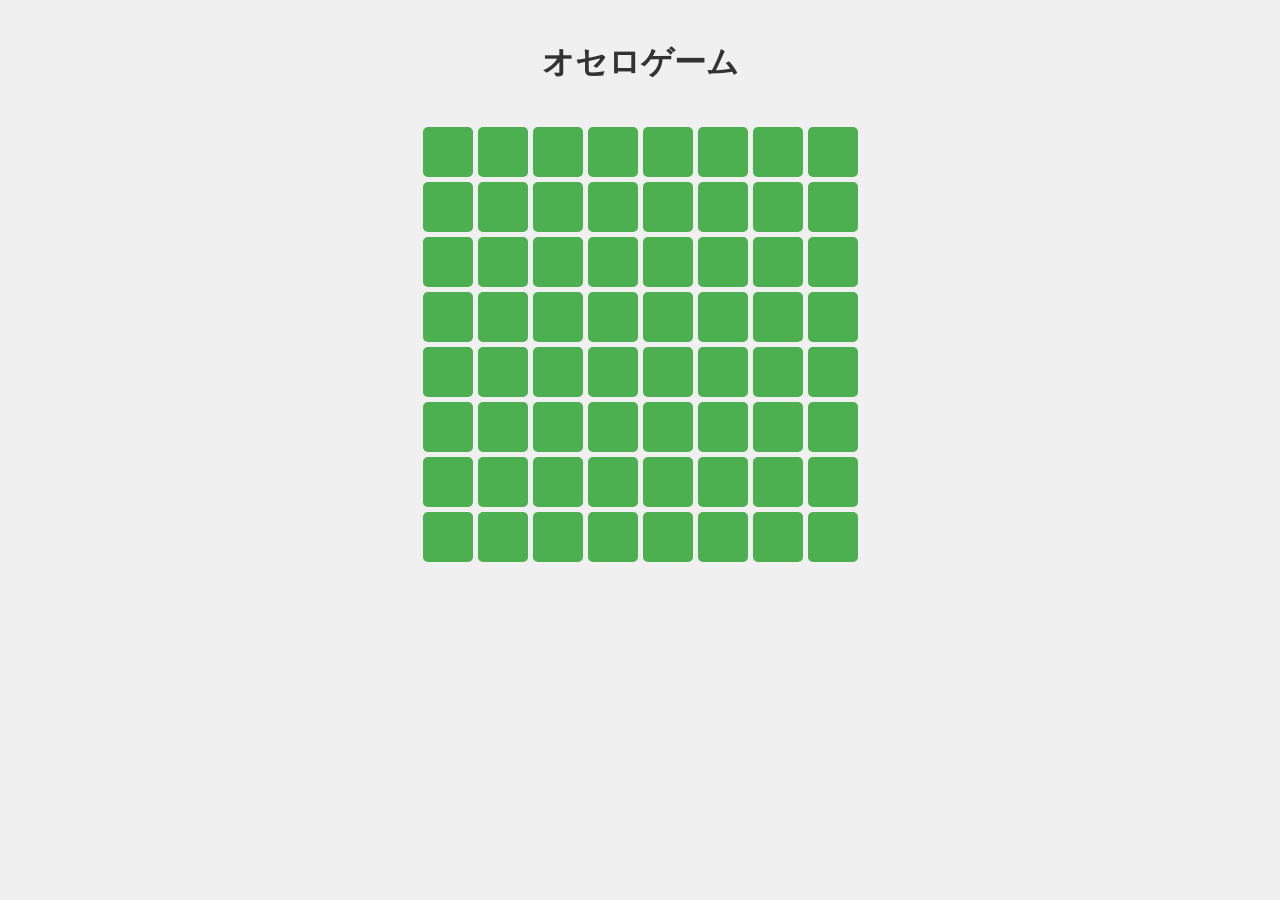
<file: stories/osero.html>
<!-- オセロゲームを提案して -->
<!DOCTYPE html>
<html lang="ja">
<head>
    <meta charset="UTF-8">
    <meta name="viewport" content="width=device-width, initial-scale=1.0">
    <title>オセロゲーム</title>
    <style>
        body {
            font-family: Arial, sans-serif;
            display: flex;
            flex-direction: column;
            align-items: center;
            margin: 0;
            padding: 20px;
            background-color: #f0f0f0;
        }
        h1 {
            color: #333;
        }
        .board {
            display: grid;
            grid-template-columns: repeat(8, 50px);
            grid-template-rows: repeat(8, 50px);
            gap: 5px;
            margin-top: 20px;
        }
        .cell {
            width: 50px;
            height: 50px;
            background-color: #4CAF50;
            border-radius: 5px;
            display: flex;
            justify-content: center;
            align-items: center;
            cursor: pointer;
        }
        .cell.black {
            background-color: black;
        }
        .cell.white {
            background-color: white;
        }
    </style>
</head>
<body>  
    <h1>オセロゲーム</h1>
    <div class="board" id="board">
        <!-- 8x8のセルを生成 -->
        <script>
            const board = document.getElementById('board');
            for (let i = 0; i < 64; i++) {
                const cell = document.createElement('div');
                cell.classList.add('cell');
                cell.addEventListener('click', () => {
                    // セルがクリックされたときの処理
                    if (!cell.classList.contains('black') && !cell.classList.contains('white')) {
                        cell.classList.add('black'); // プレイヤー1の石を置く
                        // ここで石をひっくり返すロジックを追加することができます
                    }
                });
                board.appendChild(cell);
            }
        </script>
    </div>
</body>
</html>
</file>
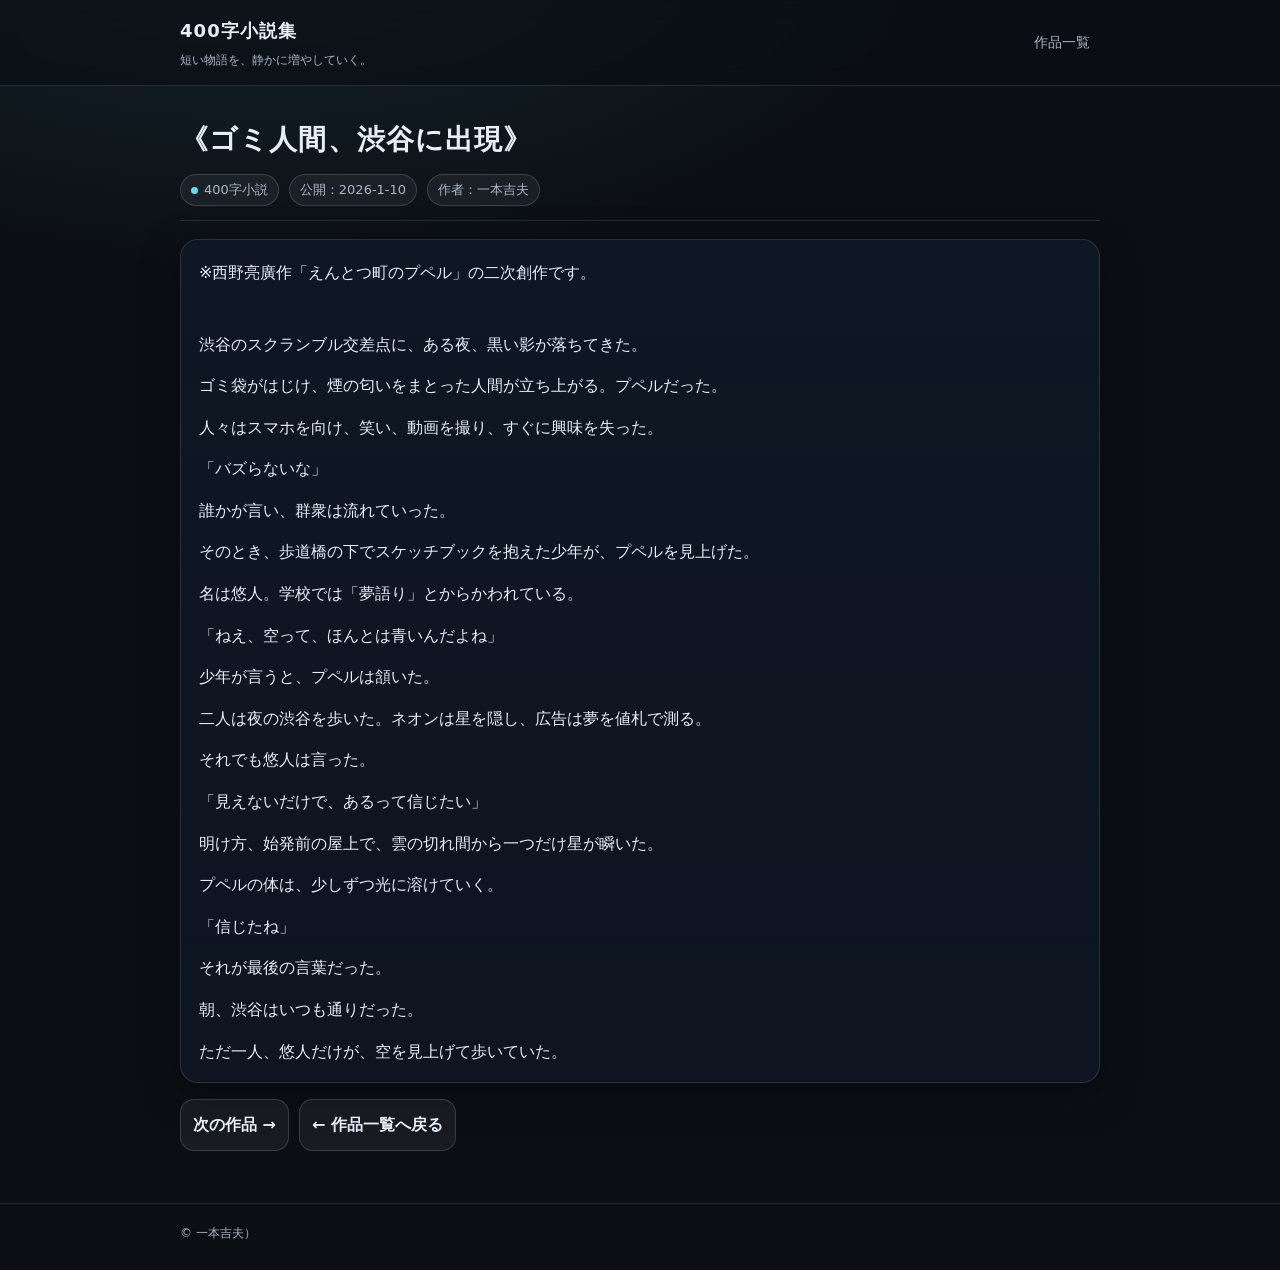
<file: stories/poupelle.html>
<!doctype html>
<html lang="ja">
<head>
  <meta charset="utf-8" />
  <meta name="viewport" content="width=device-width,initial-scale=1" />
  <title>《ゴミ人間、渋谷に出現》｜よっちんの400字小説</title>
  <meta name="description" content="《ゴミ人間、渋谷に出現》――400字小説。" />
  <link rel="stylesheet" href="../assets/style.css" />
</head>
<body>
  <header class="site-header">
    <div class="container header-inner">
      <a class="brand" href="../index.html">
        <span class="title">400字小説集</span>
        <span class="sub">短い物語を、静かに増やしていく。</span>
      </a>
      <nav class="nav" aria-label="サイトナビゲーション">
        <a href="../index.html">作品一覧</a>
      </nav>
    </div>
  </header>

  <main class="container content">
    <header class="story-header">
      <h1>《ゴミ人間、渋谷に出現》</h1>
      <div class="meta">
        <span class="badge"><span class="dot"></span>400字小説</span>
        <span class="badge">公開：2026-1-10</span>
        <span class="badge">作者：一本吉夫</span>
      </div>
    </header>

    <article class="story" aria-label="小説本文">
      <p>※西野亮廣作「えんとつ町のプペル」の二次創作です。</p>
      <br>
      <p>渋谷のスクランブル交差点に、ある夜、黒い影が落ちてきた。</p>
      <p>ゴミ袋がはじけ、煙の匂いをまとった人間が立ち上がる。プペルだった。</p>
      <p>人々はスマホを向け、笑い、動画を撮り、すぐに興味を失った。</p>
      <p>「バズらないな」</p>
      <p>誰かが言い、群衆は流れていった。</p>
      <p>そのとき、歩道橋の下でスケッチブックを抱えた少年が、プペルを見上げた。</p>
      <p>名は悠人。学校では「夢語り」とからかわれている。</p>
      <p>「ねえ、空って、ほんとは青いんだよね」</p>
      <p>少年が言うと、プペルは頷いた。</p>
      <p>二人は夜の渋谷を歩いた。ネオンは星を隠し、広告は夢を値札で測る。</p>
      <p>それでも悠人は言った。</p>
      <p>「見えないだけで、あるって信じたい」</p>
      <p>明け方、始発前の屋上で、雲の切れ間から一つだけ星が瞬いた。</p>
      <p>プペルの体は、少しずつ光に溶けていく。</p>
      <p>「信じたね」</p>
      <p>それが最後の言葉だった。</p>
      <p>朝、渋谷はいつも通りだった。</p>
      <p>ただ一人、悠人だけが、空を見上げて歩いていた。</p>
    </article>

    <nav class="story-nav" aria-label="ページ移動">
      <a class="btn" href="./world.html">次の作品 →</a>
      <a class="btn" href="../index.html">← 作品一覧へ戻る</a>
      <!-- 次作品ができたら、ここに「次へ」リンクを追加 -->
      <!-- <a class="btn" href="./next-story.html">次の作品 →</a> -->
    </nav>
  </main>

  <footer class="site-footer">
    <div class="container">
      <div>© 一本吉夫）</div>
    </div>
  </footer>
</body>
</html>
</file>
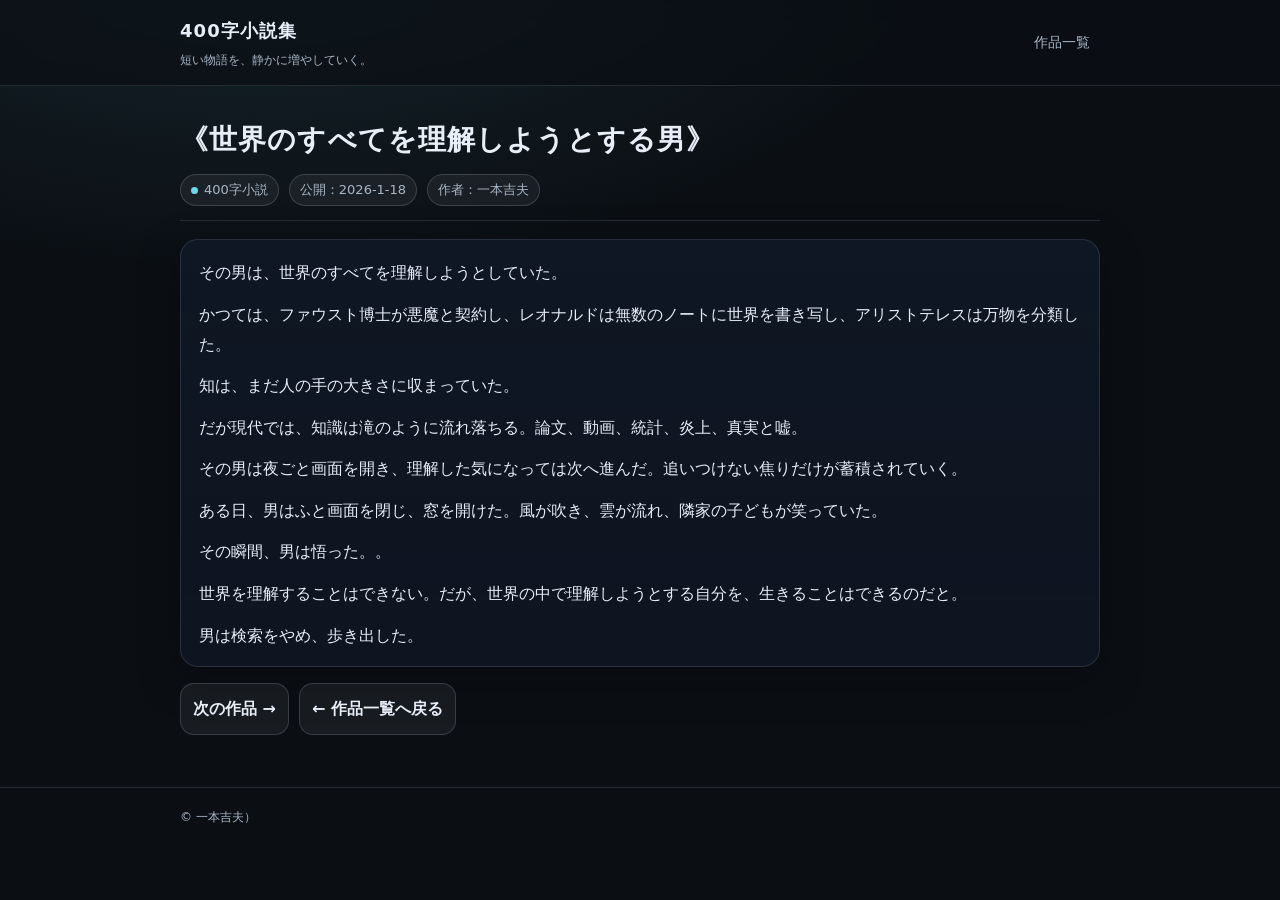
<file: stories/world.html>
<!doctype html>
<html lang="ja">
<head>
  <meta charset="utf-8" />
  <meta name="viewport" content="width=device-width,initial-scale=1" />
  <title>《世界のすべてを理解しようとする男》｜よっちんの400字小説</title>
  <meta name="description" content="《世界のすべてを理解しようとする男》――400字小説。" />
  <link rel="stylesheet" href="../assets/style.css" />
</head>
<body>
  <header class="site-header">
    <div class="container header-inner">
      <a class="brand" href="../index.html">
        <span class="title">400字小説集</span>
        <span class="sub">短い物語を、静かに増やしていく。</span>
      </a>
      <nav class="nav" aria-label="サイトナビゲーション">
        <a href="../index.html">作品一覧</a>
      </nav>
    </div>
  </header>

  <main class="container content">
    <header class="story-header">
      <h1>《世界のすべてを理解しようとする男》</h1>
      <div class="meta">
        <span class="badge"><span class="dot"></span>400字小説</span>
        <span class="badge">公開：2026-1-18</span>
        <span class="badge">作者：一本吉夫</span>
      </div>
    </header>

    <article class="story" aria-label="小説本文">
      <p>その男は、世界のすべてを理解しようとしていた。</p>
      <p>かつては、ファウスト博士が悪魔と契約し、レオナルドは無数のノートに世界を書き写し、アリストテレスは万物を分類した。
      <p>知は、まだ人の手の大きさに収まっていた。</p>
      <p>だが現代では、知識は滝のように流れ落ちる。論文、動画、統計、炎上、真実と嘘。
      <p>その男は夜ごと画面を開き、理解した気になっては次へ進んだ。追いつけない焦りだけが蓄積されていく。</p>
      <p>ある日、男はふと画面を閉じ、窓を開けた。風が吹き、雲が流れ、隣家の子どもが笑っていた。</p>
      <p>その瞬間、男は悟った。。</p>
      <p>世界を理解することはできない。だが、世界の中で理解しようとする自分を、生きることはできるのだと。</p>
      <p>男は検索をやめ、歩き出した。</p>
    </article>

    <nav class="story-nav" aria-label="ページ移動">
      <a class="btn" href="./future.html">次の作品 →</a>
      <a class="btn" href="../index.html">← 作品一覧へ戻る</a>
      <!-- 次作品ができたら、ここに「次へ」リンクを追加 -->
      <!-- <a class="btn" href="./next-story.html">次の作品 →</a> -->
    </nav>
  </main>

  <footer class="site-footer">
    <div class="container">
      <div>© 一本吉夫）</div>
    </div>
  </footer>
</body>
</html>
</file>
<file: assets/style.css>
:root{
  --bg: #0b0f14;
  --panel: #101826;
  --text: #e7eef8;
  --muted: #a9b6c7;
  --line: rgba(231, 238, 248, 0.12);
  --accent: #66d9ef;
  --accent2: #a6e22e;

  --max: 920px;
  --radius: 18px;
  --shadow: 0 12px 40px rgba(0,0,0,.35);
}

*{ box-sizing: border-box; }
html{ scroll-behavior: smooth; }
html, body{ height: 100%; }
body{
  margin: 0;
  font-family: ui-sans-serif, system-ui, -apple-system, "Segoe UI", "Hiragino Kaku Gothic ProN",
               "Hiragino Sans", "Noto Sans JP", "Yu Gothic", "Meiryo", sans-serif;
  color: var(--text);
  background:
    radial-gradient(1200px 600px at 20% -10%, rgba(102,217,239,.12), transparent 60%),
    var(--bg);
  background-repeat: no-repeat;
  line-height: 1.85;
}

a{ color: inherit; text-decoration: none; }
a:hover{ text-decoration: underline; }

.container{
  width: min(var(--max), calc(100% - 32px));
  margin: 0 auto;
}

.site-header{
  position: sticky;
  top: 0;
  z-index: 10;
  backdrop-filter: blur(10px);
  background: rgba(11,15,20,.7);
  border-bottom: 1px solid var(--line);
}

.header-inner{
  display: flex;
  align-items: center;
  justify-content: space-between;
  padding: 14px 0;
  gap: 16px;
}

.brand{
  display: flex;
  flex-direction: column;
  gap: 2px;
}
.brand .title{
  font-size: 18px;
  letter-spacing: .06em;
  font-weight: 700;
}
.brand .sub{
  font-size: 12px;
  color: var(--muted);
}

.nav{
  display: flex;
  gap: 14px;
  align-items: center;
  font-size: 14px;
  color: var(--muted);
}
.nav a{
  padding: 8px 10px;
  border-radius: 12px;
}
.nav a:hover{
  background: rgba(231,238,248,.06);
  text-decoration: none;
  color: var(--text);
}

/* ✅ 追加：ヘッダーのCTAリンク */
.nav .nav-cta{
  color: var(--text);
  border: 1px solid rgba(102,217,239,.28);
  background: rgba(102,217,239,.10);
}
.nav .nav-cta:hover{
  border-color: rgba(102,217,239,.45);
  background: rgba(102,217,239,.14);
}

.hero{
  padding: 34px 0 18px;
}
.hero h1{
  margin: 0 0 8px;
  font-size: 30px;
  letter-spacing: .04em;
}
.hero p{
  margin: 0;
  color: var(--muted);
}

/* ✅ 追加：ヒーロー内CTAブロック */
.hero-cta{
  margin-top: 14px;
  display: flex;
  flex-direction: column;
  gap: 8px;
}

.hero-cta-actions{
  display: flex;
  gap: 10px;
  flex-wrap: wrap;
}
.hero-note{
  margin: 0;
  font-size: 12px;
  color: var(--muted);
}

.featured-novel{
  margin: 12px 0 4px;
  padding: 20px;
  border: 1px solid rgba(166,226,46,.24);
  border-radius: var(--radius);
  background:
    radial-gradient(560px 220px at 100% 0%, rgba(166,226,46,.10), transparent 70%),
    linear-gradient(180deg, rgba(16,24,38,.92), rgba(16,24,38,.68));
  box-shadow: var(--shadow);
}

.featured-novel-card{
  display: flex;
  align-items: center;
  justify-content: space-between;
  gap: 24px;
  padding-top: 16px;
  border-top: 1px solid var(--line);
}

.featured-novel-copy h3{
  margin: 10px 0 6px;
  font-size: 22px;
  letter-spacing: .04em;
}

.featured-novel-copy p{
  margin: 0;
  color: var(--muted);
  font-size: 14px;
}

.featured-novel-link{
  flex: 0 0 auto;
}


/* ✅ 追加：AIアプリ研究所 */
.ai-lab{
  margin: 12px 0 18px;
  padding: 20px;
  border: 1px solid rgba(102,217,239,.22);
  border-radius: var(--radius);
  background: linear-gradient(180deg, rgba(16,24,38,.86), rgba(16,24,38,.58));
  box-shadow: var(--shadow);
}

.section-heading{
  margin-bottom: 14px;
}

.section-kicker{
  display: inline-block;
  margin-bottom: 4px;
  color: var(--accent2);
  font-size: 12px;
  font-weight: 700;
  letter-spacing: .16em;
}

.section-heading h2{
  margin: 0 0 6px;
  font-size: 24px;
  letter-spacing: .04em;
}

.section-heading p{
  margin: 0;
  color: var(--muted);
  font-size: 14px;
}

.app-grid{
  display: grid;
  grid-template-columns: repeat(3, minmax(0, 1fr));
  gap: 14px;
}

.app-card{
  padding: 15px;
  border: 1px solid var(--line);
  border-radius: 16px;
  background: rgba(231,238,248,.045);
}

.app-card-featured{
  border-color: rgba(102,217,239,.32);
  background: linear-gradient(180deg, rgba(102,217,239,.12), rgba(231,238,248,.045));
}

.app-meta{
  display: flex;
  gap: 8px;
  flex-wrap: wrap;
  margin-bottom: 8px;
  font-size: 12px;
}

.app-card h3{
  margin: 0 0 8px;
  font-size: 17px;
  letter-spacing: .03em;
}

.app-card p{
  margin: 0 0 12px;
  color: var(--muted);
  font-size: 13px;
}

.btn-disabled{
  cursor: default;
  opacity: .55;
}

.btn-disabled:hover{
  border-color: rgba(231,238,248,.16);
  text-decoration: none;
}

.grid{
  display: grid;
  grid-template-columns: repeat(2, minmax(0, 1fr));
  gap: 14px;
  padding: 18px 0 40px;
}

.card{
  background: linear-gradient(180deg, rgba(16,24,38,.92), rgba(16,24,38,.72));
  border: 1px solid var(--line);
  border-radius: var(--radius);
  box-shadow: var(--shadow);
  padding: 16px 16px 14px;
  transition: transform .15s ease, border-color .15s ease;
}
.card:hover{
  transform: translateY(-2px);
  border-color: rgba(102,217,239,.35);
}
.card-link{
  display: block;
  color: inherit;
  text-decoration: none;
}
.card-link:hover{
  text-decoration: none;
}
.card-link:focus-visible{
  outline: 2px solid var(--accent);
  outline-offset: 4px;
  border-radius: var(--radius);
}
.load-error{
  color: #ffb4b4;
}
.card .meta{
  display: flex;
  gap: 10px;
  flex-wrap: wrap;
  color: var(--muted);
  font-size: 12px;
}
.badge{
  display: inline-flex;
  align-items: center;
  gap: 6px;
  padding: 3px 10px;
  border-radius: 999px;
  border: 1px solid rgba(231,238,248,.16);
  background: rgba(231,238,248,.06);
  color: var(--muted);
}
.badge .dot{
  width: 7px; height: 7px;
  border-radius: 99px;
  background: var(--accent);
  display: inline-block;
}
.card h2{
  margin: 10px 0 8px;
  font-size: 18px;
  letter-spacing: .03em;
}
.card p{
  margin: 0 0 12px;
  color: var(--muted);
  font-size: 14px;
}
.card .link{
  display: inline-flex;
  gap: 8px;
  align-items: center;
  font-weight: 600;
  color: var(--text);
}
.card .link span{
  color: var(--accent);
}

.content{
  padding: 28px 0 52px;
}

.story-header{
  margin: 0 0 18px;
  padding-bottom: 14px;
  border-bottom: 1px solid var(--line);
}
.story-header h1{
  margin: 0 0 8px;
  font-size: 28px;
  letter-spacing: .04em;
}
.story-header .meta{
  display: flex;
  gap: 10px;
  flex-wrap: wrap;
  color: var(--muted);
  font-size: 13px;
}

.story{
  background: linear-gradient(180deg, rgba(16,24,38,.90), rgba(16,24,38,.70));
  border: 1px solid var(--line);
  border-radius: var(--radius);
  box-shadow: var(--shadow);
  padding: 18px 18px 16px;
}

.story p{
  margin: 0 0 12px;
  font-size: 16px;
}
.story p:last-child{ margin-bottom: 0; }

.story hr{
  border: none;
  border-top: 1px solid var(--line);
  margin: 16px 0;
}

.story-nav{
  margin-top: 16px;
  display: flex;
  gap: 10px;
  flex-wrap: wrap;
}

.btn{
  display: inline-flex;
  align-items: center;
  gap: 10px;
  padding: 10px 12px;
  border-radius: 14px;
  border: 1px solid rgba(231,238,248,.16);
  background: rgba(231,238,248,.06);
  color: var(--text);
  font-weight: 600;
}
.btn:hover{
  text-decoration: none;
  border-color: rgba(102,217,239,.35);
}

/* ✅ 追加：主CTAボタン */
.btn-primary{
  border-color: rgba(102,217,239,.35);
  background: linear-gradient(180deg, rgba(102,217,239,.20), rgba(102,217,239,.10));
}
.btn-primary:hover{
  border-color: rgba(102,217,239,.55);
  background: linear-gradient(180deg, rgba(102,217,239,.26), rgba(102,217,239,.12));
}

.site-footer{
  border-top: 1px solid var(--line);
  padding: 18px 0 26px;
  color: var(--muted);
  font-size: 12px;
}

@media (max-width: 780px){
  .grid{ grid-template-columns: 1fr; }
  .hero h1{ font-size: 26px; }
  .story-header h1{ font-size: 24px; }

  /* スマホではヘッダーナビが詰まりやすいので少しだけ調整 */
  .nav{ flex-wrap: wrap; justify-content: flex-end; }
  .hero-cta-actions{ flex-direction: column; align-items: flex-start; }
  .featured-novel-card{ align-items: flex-start; flex-direction: column; }
  .app-grid{ grid-template-columns: 1fr; }
}

.title-link {
  color: inherit;
  text-decoration: none;
}

.title-link:hover {
  text-decoration: underline;
}
</file>
<file: shogi-advisor/styles.css>
:root {
  color-scheme: light;
  --ink: #211f1b;
  --muted: #726b5f;
  --paper: #f6f2e8;
  --line: #4a3c2b;
  --board: #d5a854;
  --board-dark: #b98635;
  --accent: #2f6f64;
  --accent-2: #b33f3f;
  --panel: #fffaf0;
  --hint: #ffe6a3;
  --select: #6aa88f;
}

* {
  box-sizing: border-box;
}

body {
  margin: 0;
  min-height: 100vh;
  font-family: "Yu Gothic UI", "Meiryo", system-ui, sans-serif;
  color: var(--ink);
  background:
    linear-gradient(120deg, rgba(47, 111, 100, 0.08), transparent 34%),
    linear-gradient(210deg, rgba(179, 63, 63, 0.08), transparent 32%),
    var(--paper);
}

button {
  font: inherit;
}

.app {
  width: min(1180px, calc(100vw - 28px));
  min-height: 100vh;
  margin: 0 auto;
  padding: 24px 0;
  display: grid;
  grid-template-columns: minmax(360px, 680px) minmax(300px, 1fr);
  gap: 22px;
  align-items: start;
}

.board-area,
.panel {
  min-width: 0;
}

.topbar {
  display: flex;
  align-items: center;
  justify-content: space-between;
  gap: 16px;
  margin-bottom: 12px;
}

.eyebrow,
.label,
.zone-label {
  margin: 0;
  color: var(--muted);
  font-size: 0.78rem;
  font-weight: 700;
  letter-spacing: 0;
}

h1 {
  margin: 2px 0 0;
  font-size: clamp(1.8rem, 3vw, 2.55rem);
  line-height: 1.05;
}

.icon-button {
  width: 44px;
  height: 44px;
  border: 1px solid rgba(33, 31, 27, 0.22);
  border-radius: 8px;
  background: #fffaf0;
  color: var(--ink);
  cursor: pointer;
  font-size: 1.5rem;
}

.captured {
  display: grid;
  gap: 8px;
  min-height: 76px;
  margin: 10px 0;
}

.hand {
  display: flex;
  flex-wrap: wrap;
  gap: 8px;
  min-height: 42px;
  align-items: center;
}

.hand-piece {
  min-width: 46px;
  height: 42px;
  border: 1px solid rgba(33, 31, 27, 0.22);
  border-radius: 8px;
  background: #fffaf0;
  display: inline-flex;
  align-items: center;
  justify-content: center;
  gap: 2px;
  cursor: pointer;
  font-weight: 800;
  box-shadow: 0 2px 0 rgba(33, 31, 27, 0.12);
}

.hand-piece.selected {
  outline: 3px solid var(--select);
}

.hand-piece .count {
  color: var(--accent-2);
  font-size: 0.78rem;
}

.board {
  aspect-ratio: 1 / 1;
  width: min(100%, 680px);
  display: grid;
  grid-template-columns: repeat(9, 1fr);
  grid-template-rows: repeat(9, 1fr);
  border: 3px solid var(--line);
  background: var(--board);
  box-shadow: 0 18px 40px rgba(50, 37, 20, 0.18);
}

.square {
  position: relative;
  border: 1px solid rgba(74, 60, 43, 0.72);
  background: linear-gradient(135deg, var(--board), var(--board-dark));
  display: grid;
  place-items: center;
  cursor: pointer;
  min-width: 0;
  min-height: 0;
}

.square:nth-child(odd) {
  background: linear-gradient(135deg, #dcb05e, #c28e3d);
}

.square.selected {
  box-shadow: inset 0 0 0 4px var(--select);
}

.square.legal::after {
  content: "";
  width: 28%;
  height: 28%;
  border-radius: 50%;
  background: rgba(255, 250, 240, 0.86);
  border: 2px solid rgba(47, 111, 100, 0.5);
}

.piece {
  width: 68%;
  height: 80%;
  display: grid;
  place-items: center;
  clip-path: polygon(50% 0, 88% 20%, 78% 100%, 22% 100%, 12% 20%);
  background: #f8df99;
  border: 1px solid rgba(74, 60, 43, 0.7);
  color: var(--ink);
  font-weight: 900;
  font-size: clamp(1rem, 4.6vw, 2.2rem);
  line-height: 1;
  box-shadow: 0 2px 0 rgba(33, 31, 27, 0.22);
  transform-origin: center;
}

.piece.gote {
  transform: rotate(180deg);
}

.piece.promoted {
  color: var(--accent-2);
}

.panel {
  position: sticky;
  top: 18px;
  display: grid;
  gap: 14px;
  padding: 18px;
  border: 1px solid rgba(33, 31, 27, 0.16);
  border-radius: 8px;
  background: rgba(255, 250, 240, 0.88);
  backdrop-filter: blur(10px);
}

.status-block {
  display: grid;
  gap: 4px;
}

.status {
  margin: 0;
  font-size: 1.35rem;
  font-weight: 850;
}

.tabs {
  display: grid;
  grid-template-columns: repeat(2, 1fr);
  gap: 6px;
}

.tab,
.modal-actions button {
  border: 1px solid rgba(33, 31, 27, 0.18);
  border-radius: 8px;
  background: #fff;
  min-height: 40px;
  cursor: pointer;
}

.tab.active,
.modal-actions button:first-child {
  background: var(--accent);
  color: white;
}

.pane {
  display: none;
  gap: 12px;
}

.pane.active {
  display: grid;
}

.meter,
.advice-card {
  display: grid;
  gap: 8px;
  padding: 12px;
  border: 1px solid rgba(33, 31, 27, 0.12);
  border-radius: 8px;
  background: #fffdf8;
}

.meter-top {
  display: flex;
  justify-content: space-between;
  gap: 12px;
  align-items: center;
  color: var(--muted);
  font-weight: 700;
}

.bar {
  height: 12px;
  border-radius: 999px;
  background: linear-gradient(90deg, var(--accent-2), #f3d98b, var(--accent));
  overflow: hidden;
}

.bar span {
  display: block;
  width: 50%;
  height: 100%;
  border-right: 4px solid var(--ink);
}

.big-text,
#moveAdvice,
#cpuPlan {
  margin: 0;
  line-height: 1.65;
}

.moves {
  margin: 0;
  padding-left: 1.6rem;
  max-height: 64vh;
  overflow: auto;
  line-height: 1.8;
}

.modal {
  position: fixed;
  inset: 0;
  display: grid;
  place-items: center;
  background: rgba(33, 31, 27, 0.32);
}

.modal.hidden {
  display: none;
}

.modal-content {
  width: min(320px, calc(100vw - 32px));
  padding: 22px;
  border-radius: 8px;
  background: #fffaf0;
  box-shadow: 0 18px 54px rgba(33, 31, 27, 0.22);
}

.modal-content h2 {
  margin: 0 0 18px;
}

.modal-actions {
  display: grid;
  grid-template-columns: 1fr 1fr;
  gap: 10px;
}

@media (max-width: 880px) {
  .app {
    grid-template-columns: 1fr;
    width: min(100vw - 18px, 680px);
    padding-top: 14px;
  }

  .panel {
    position: static;
  }

  .piece {
    font-size: clamp(0.9rem, 7.5vw, 2rem);
  }
}
</file>
